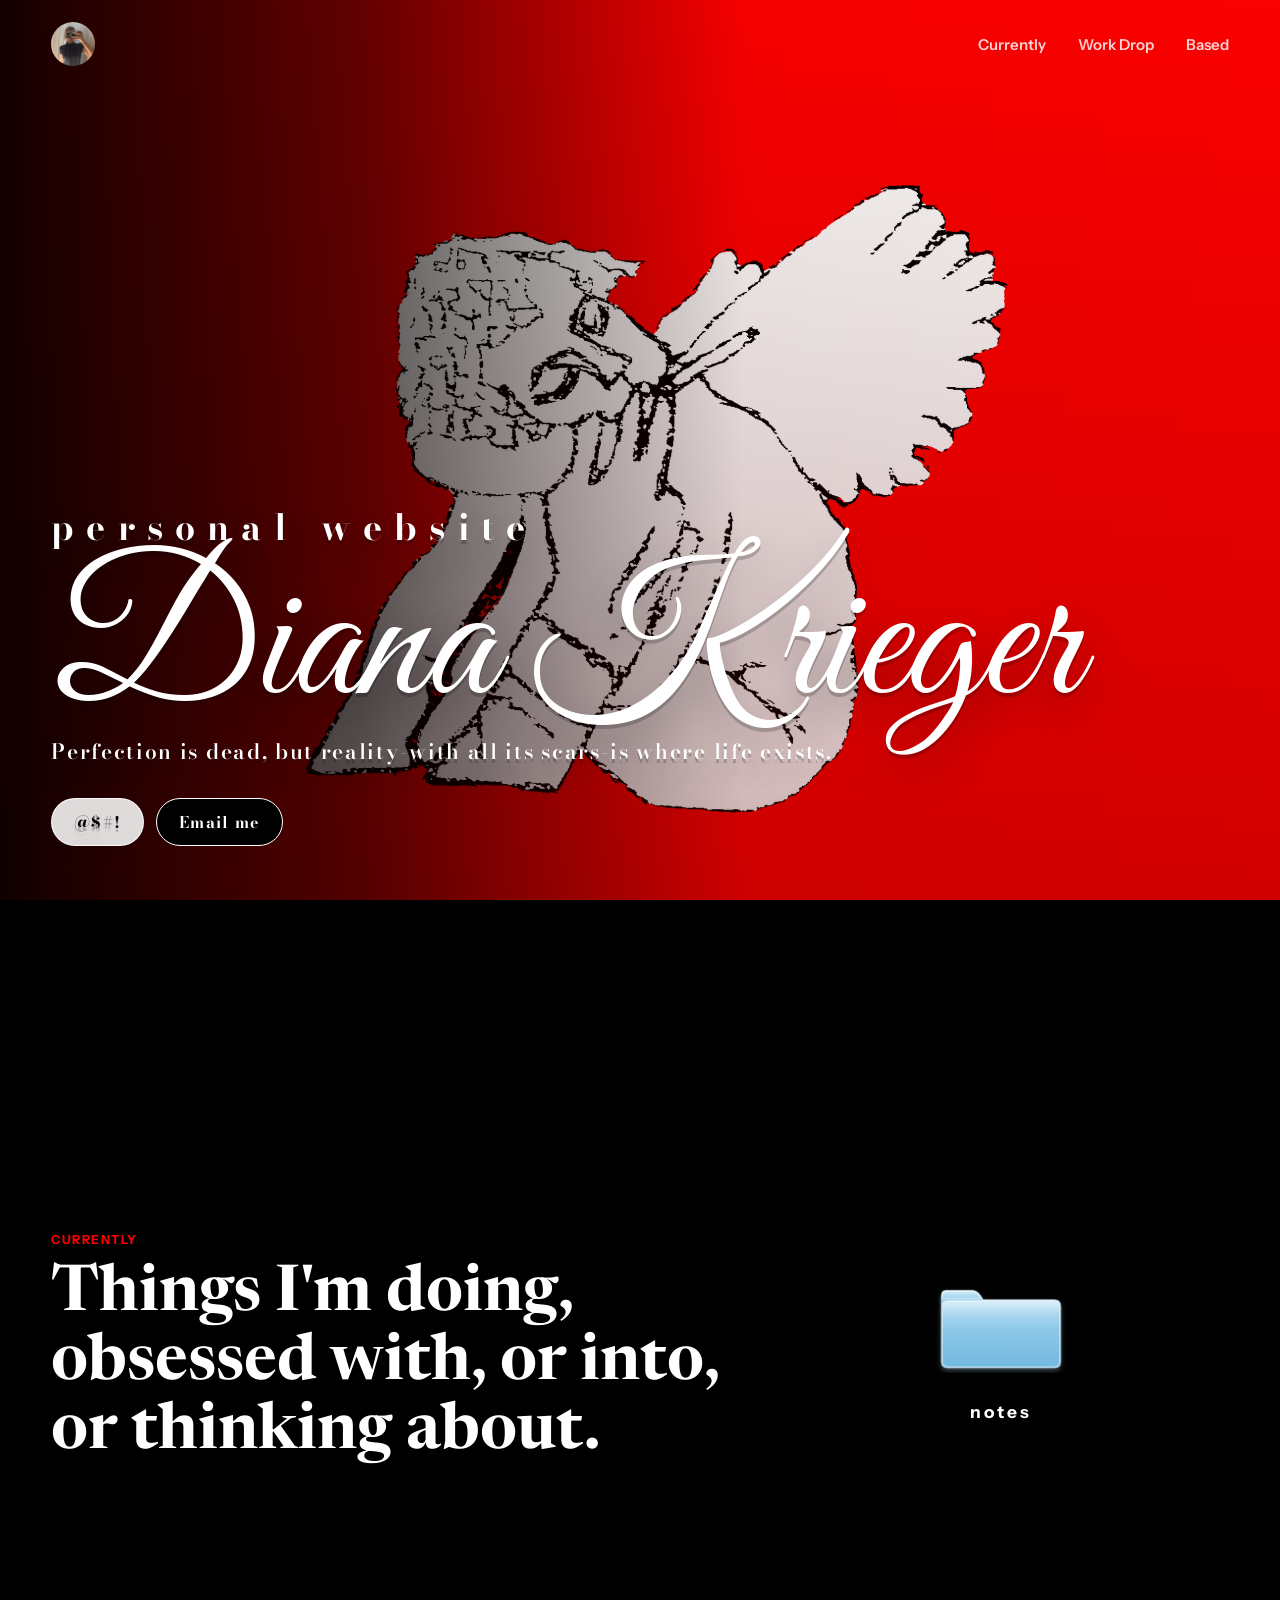
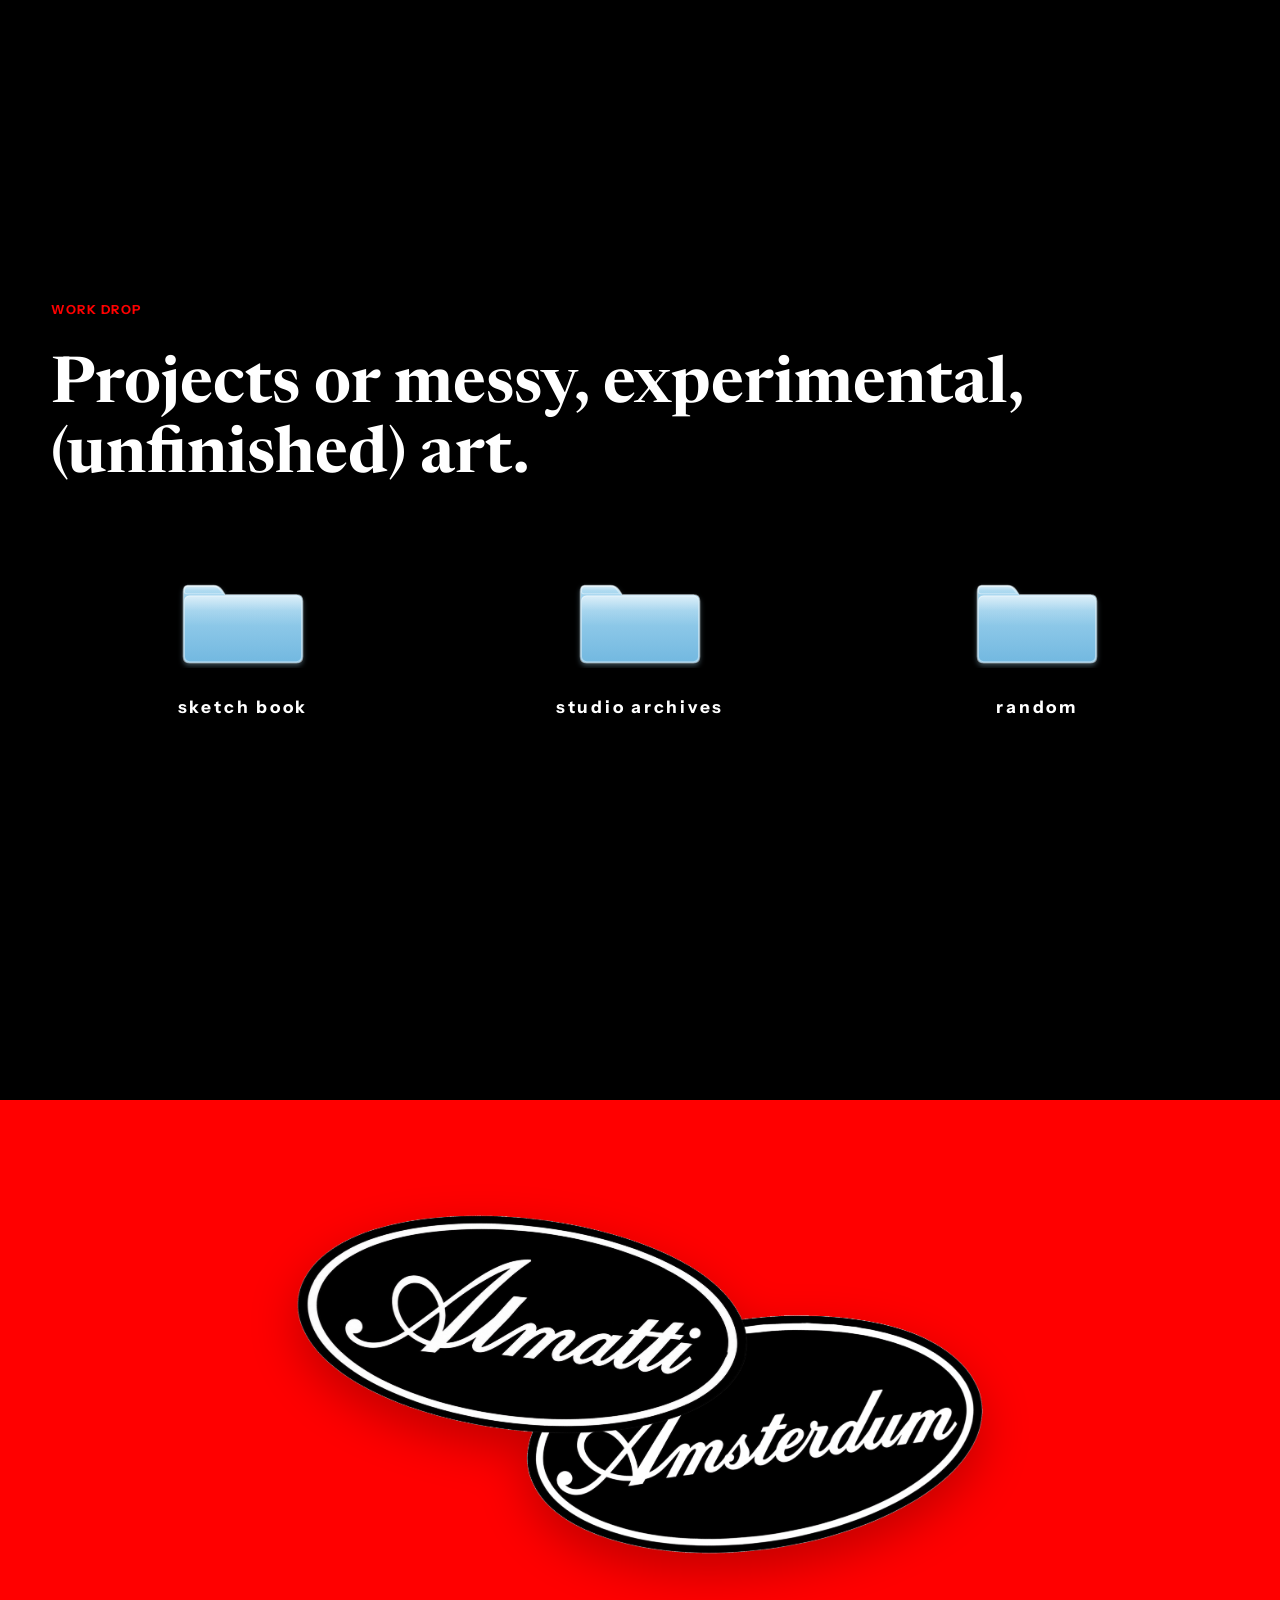
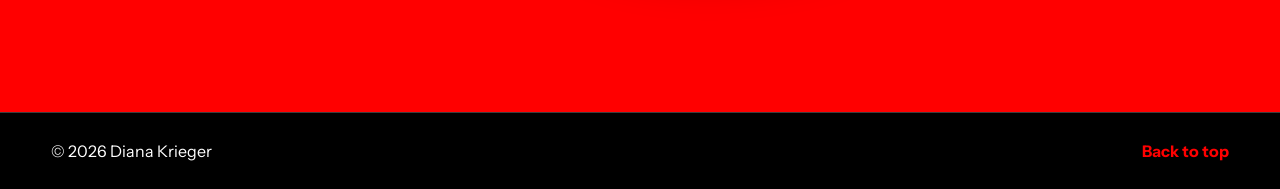
<file: index.html>
<!doctype html>
<html lang="en">
  <head>
    <meta charset="UTF-8" />
    <meta name="viewport" content="width=device-width, initial-scale=1.0" />
    <meta name="color-scheme" content="only light" />
    <meta
      name="description"
      content="Personal website for Diana Krieger, featuring selected work, notes, and contact details."
    />
    <title>Diana Krieger</title>
    <link rel="preconnect" href="https://fonts.googleapis.com" />
    <link rel="preconnect" href="https://fonts.gstatic.com" crossorigin />
    <link
      href="https://fonts.googleapis.com/css2?family=Bodoni+Moda:opsz,wght@6..96,600;6..96,700&family=Great+Vibes&family=Instrument+Sans:wght@400;500;600;700;800;900&family=Newsreader:opsz,wght@6..72,500;6..72,650&display=swap"
      rel="stylesheet"
    />
    <link rel="stylesheet" href="styles.css?v=20260829-fixed-colors" />
  </head>
  <body>
    <header class="site-header" data-header>
      <a class="brand" href="#top" aria-label="Diana Krieger home">D.</a>
      <nav class="site-nav" aria-label="Primary navigation">
        <a href="#currently">Currently</a>
        <a href="#work">Work Drop</a>
        <a href="#contact">Based</a>
      </nav>
    </header>

    <main id="top">
      <section class="hero" aria-labelledby="hero-title">
        <picture class="hero-picture">
          <img
            class="hero-image"
            src="assets/hero-drawing-red-white.png"
            alt="Black and white line drawing centered on a red background."
          />
        </picture>
        <div class="hero-scrim"></div>
        <div class="hero-content">
          <p class="eyebrow">Personal website</p>
          <h1 id="hero-title">Diana Krieger</h1>
          <p class="hero-copy">
            Perfection is dead, but reality-with all its scars-is where life
            exists.
          </p>
          <div class="hero-actions">
            <a class="button primary" href="https://www.instagram.com/dkriegerr/">@$#!</a>
            <a class="button secondary" href="mailto:d.krieger.k+website@gmail.com">Email me</a>
          </div>
        </div>
      </section>

      <section class="intro" id="currently" aria-label="Introduction">
        <div>
          <p class="section-kicker">Currently</p>
          <h2>Things I'm doing, obsessed with, or into, or thinking about.</h2>
        </div>
        <a class="folder-project currently-folder" href="notes.html" aria-label="Open notes folder">
          <span class="folder-stack" aria-hidden="true">
            <span class="paper paper-one"></span>
            <span class="paper paper-two"></span>
            <span class="folder-body">
              <span class="folder-tab">LOG</span>
              <span class="folder-size">A5,</span>
              <span class="folder-title">NOTES<br />2026</span>
              <span class="scribble s1">IDEAS</span>
              <span class="scribble s2">MAPS</span>
              <span class="scribble s3">DRAFTS</span>
              <span class="tag-stroke t1"></span>
              <span class="tag-stroke t2"></span>
              <span class="tag-stroke t3"></span>
              <span class="tag-stroke t4"></span>
            </span>
          </span>
          <span class="folder-name">notes</span>
        </a>
      </section>

      <section class="section" id="work" aria-labelledby="work-title">
        <div class="section-heading">
          <p class="section-kicker">Work Drop</p>
          <h2 id="work-title">Projects or messy, experimental, (unfinished) art.</h2>
        </div>
        <div class="folder-grid">
          <a class="folder-project black-book" href="black-book.html" aria-label="Open sketch book project folder">
            <span class="folder-stack" aria-hidden="true">
              <span class="paper paper-one"></span>
              <span class="paper paper-two"></span>
              <span class="folder-body">
                <span class="folder-tab">PRO</span>
                <span class="folder-size">A4,</span>
                <span class="folder-title">SKETCH BOOK<br />2024</span>
                <span class="scribble s1">KRIEGER</span>
                <span class="scribble s2">NOTES</span>
                <span class="scribble s3">STUDIO</span>
                <span class="tag-stroke t1"></span>
                <span class="tag-stroke t2"></span>
                <span class="tag-stroke t3"></span>
                <span class="tag-stroke t4"></span>
              </span>
            </span>
            <span class="folder-name">sketch book</span>
          </a>

          <a class="folder-project studio-archive" href="studio-archive.html" aria-label="Open studio archives project folder">
            <span class="folder-stack" aria-hidden="true">
              <span class="paper paper-one"></span>
              <span class="paper paper-two"></span>
              <span class="folder-body">
                <span class="folder-tab">REF</span>
                <span class="folder-size">A3,</span>
                <span class="folder-title">ARCHIVE<br />2026</span>
                <span class="scribble s1">WORK</span>
                <span class="scribble s2">CUTS</span>
                <span class="scribble s3">SOURCE</span>
                <span class="tag-stroke t1"></span>
                <span class="tag-stroke t2"></span>
                <span class="tag-stroke t3"></span>
                <span class="tag-stroke t4"></span>
              </span>
            </span>
            <span class="folder-name">studio archives</span>
          </a>

          <a class="folder-project field-notes" href="field-notes.html" aria-label="Open random project folder">
            <span class="folder-stack" aria-hidden="true">
              <span class="paper paper-one"></span>
              <span class="paper paper-two"></span>
              <span class="folder-body">
                <span class="folder-tab">LOG</span>
                <span class="folder-size">A5,</span>
                <span class="folder-title">RANDOM<br />2025</span>
                <span class="scribble s1">IDEAS</span>
                <span class="scribble s2">MAPS</span>
                <span class="scribble s3">DRAFTS</span>
                <span class="tag-stroke t1"></span>
                <span class="tag-stroke t2"></span>
                <span class="tag-stroke t3"></span>
                <span class="tag-stroke t4"></span>
              </span>
            </span>
            <span class="folder-name">random</span>
          </a>
        </div>
      </section>

      <section class="contact" id="contact" aria-labelledby="contact-title">
        <div class="contact-stickers" aria-hidden="true">
          <img
            class="contact-sticker"
            src="assets/contact-stickers-combined-transparent.png"
            alt=""
          />
        </div>
      </section>
    </main>

    <footer class="site-footer">
      <p>&copy; <span data-year></span> Diana Krieger</p>
      <a href="#top">Back to top</a>
    </footer>

    <script src="script.js?v=20260828-desktop-nav-alignment-2"></script>
  </body>
</html>
</file>
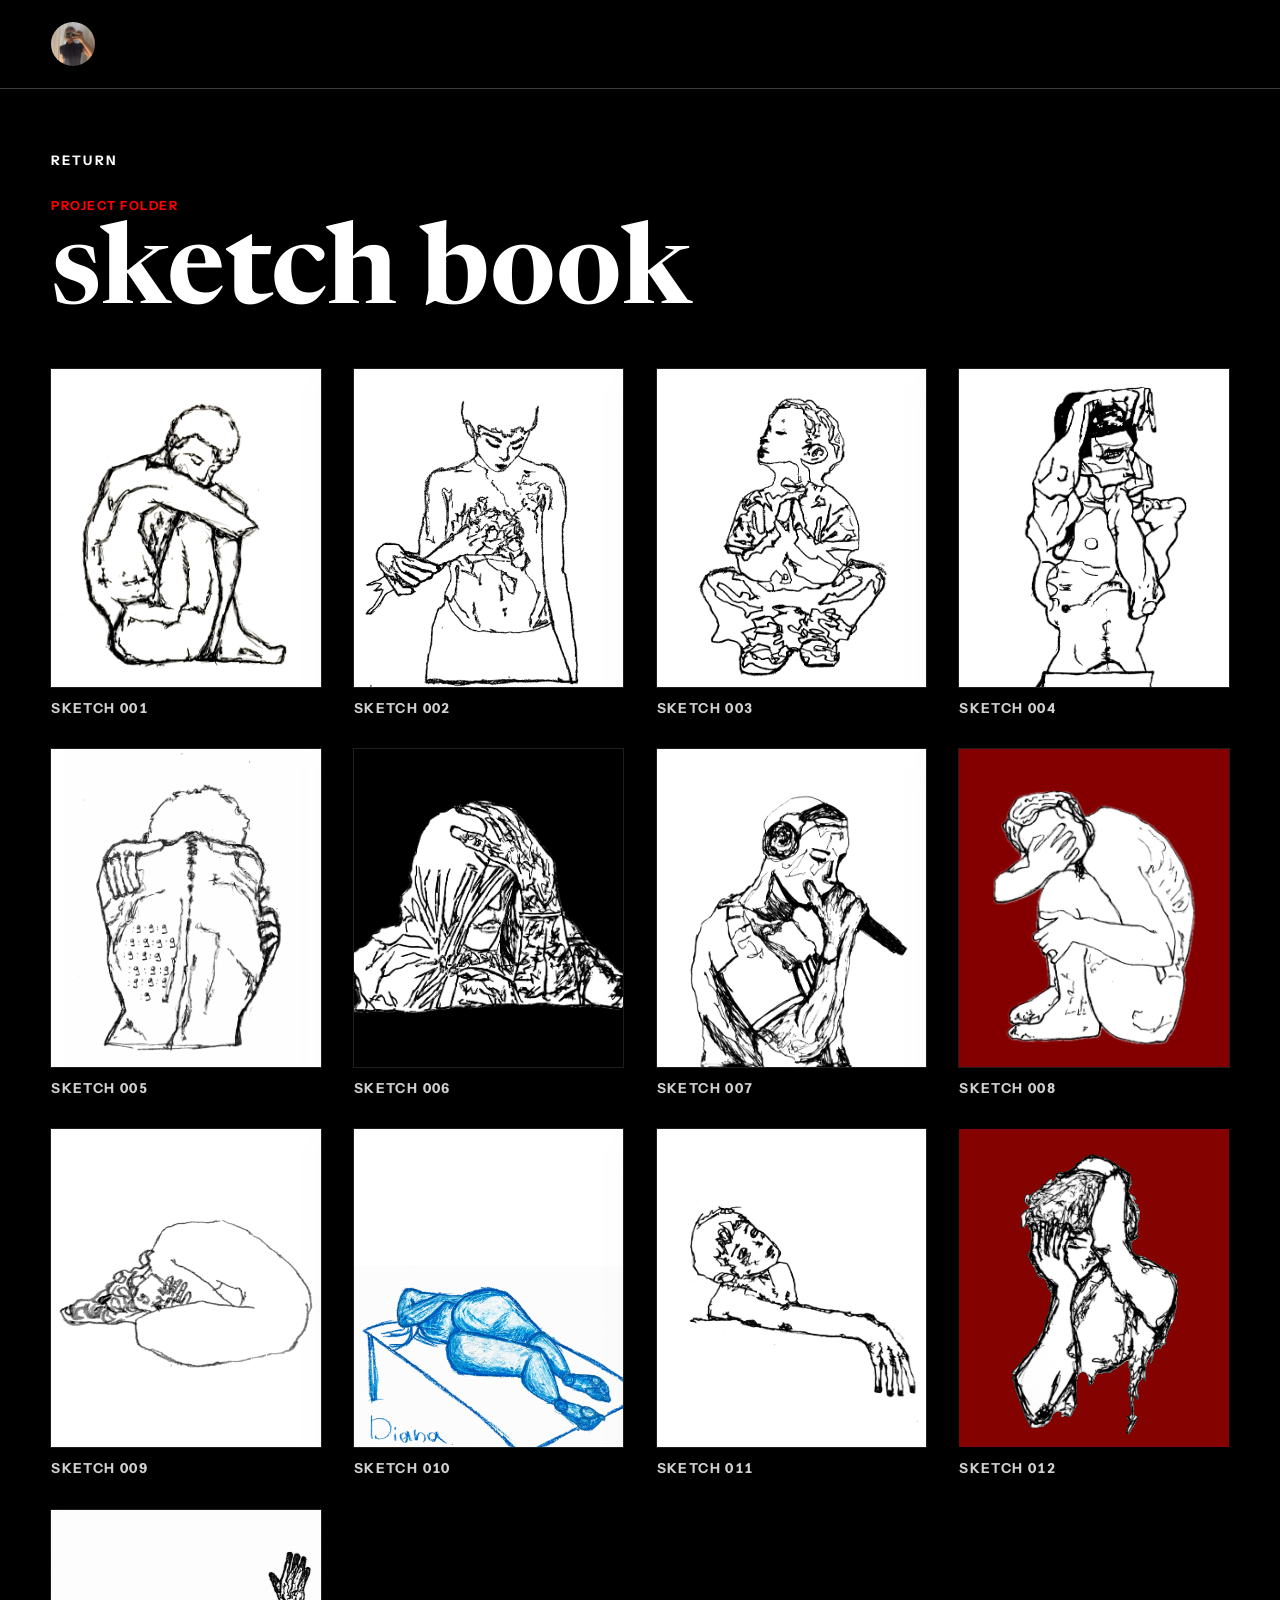
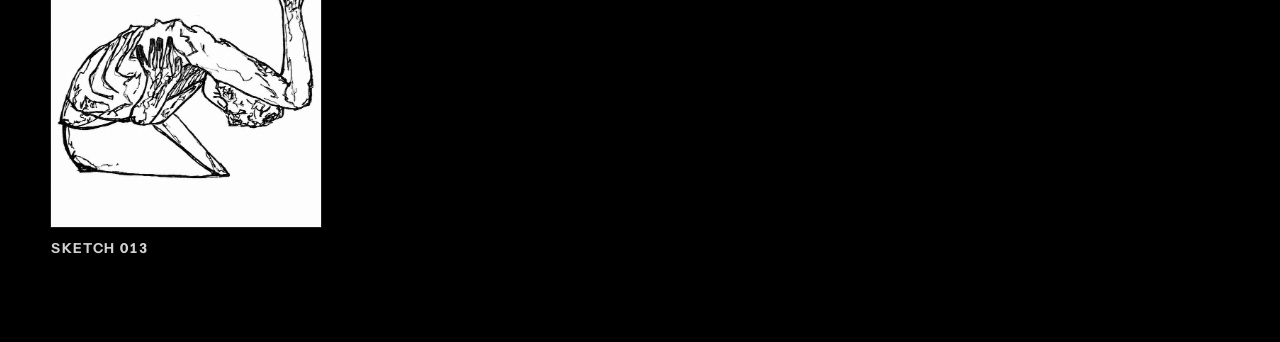
<file: black-book-all.html>
<!doctype html>
<html lang="en">
  <head>
    <meta charset="UTF-8" />
    <meta name="viewport" content="width=device-width, initial-scale=1.0" />
    <meta name="color-scheme" content="only light" />
    <title>sketch book view all | Diana Krieger</title>
    <link rel="preconnect" href="https://fonts.googleapis.com" />
    <link rel="preconnect" href="https://fonts.gstatic.com" crossorigin />
    <link
      href="https://fonts.googleapis.com/css2?family=Instrument+Sans:wght@400;500;600;700;800;900&family=Newsreader:opsz,wght@6..72,500;6..72,650&display=swap"
      rel="stylesheet"
    />
    <link rel="stylesheet" href="styles.css?v=20261105-sketch-labels-grey" />
  </head>
  <body class="archive-page sketch-book-page sketch-book-all-page">
    <svg width="0" height="0" aria-hidden="true" focusable="false">
      <filter id="sketch-12-red-key" color-interpolation-filters="sRGB">
        <feColorMatrix in="SourceGraphic" type="matrix" values="1 0 0 0 0  0 1 0 0 0  0 0 1 0 0  -1 1 0 0 1" />
        <feComponentTransfer result="keyed">
          <feFuncA type="discrete" tableValues="0 0 0 0 0 0 0 0 0 0 0 0 0 1 1 1 1 1 1 1" />
        </feComponentTransfer>
        <feComposite in="keyed" in2="SourceGraphic" operator="in" />
      </filter>
    </svg>
    <header class="site-header is-scrolled">
      <span class="brand" aria-label="Diana Krieger">D.</span>
      <nav class="site-nav" aria-label="Primary navigation">
        <a href="index.html#currently">Currently</a>
        <a href="index.html#work">Work Drop</a>
        <a href="index.html#contact">Based</a>
      </nav>
    </header>

    <main class="archive-main">
      <div class="archive-nav-row">
        <a class="back-link" href="black-book.html">Return</a>
      </div>
      <section class="archive-hero" aria-labelledby="archive-title">
        <p class="section-kicker">Project folder</p>
        <h1 id="archive-title">sketch book</h1>
      </section>

      <section class="studio-art-grid" aria-label="all sketch book artworks">
        <article class="studio-artwork mark-one">
          <span class="studio-piece">
            <img src="assets/sketch-01.png" alt="Sketch book artwork 01" />
          </span>
          <h2>sketch 001</h2>
        </article>
        <article class="studio-artwork mark-two">
          <span class="studio-piece">
            <img src="assets/sketch-02-clean.png" alt="Sketch book artwork 02" />
          </span>
          <h2>sketch 002</h2>
        </article>
        <article class="studio-artwork mark-three">
          <span class="studio-piece">
            <img src="assets/sketch-03-clean.png" alt="Sketch book artwork 03" />
          </span>
          <h2>sketch 003</h2>
        </article>
        <article class="studio-artwork mark-four">
          <span class="studio-piece">
            <img src="assets/sketch-07.jpg" alt="Sketch book artwork 04" />
          </span>
          <h2>sketch 004</h2>
        </article>
        <article class="studio-artwork mark-five">
          <span class="studio-piece">
            <img src="assets/sketch-05.png" alt="Sketch book artwork 05" />
          </span>
          <h2>sketch 005</h2>
        </article>
        <article class="studio-artwork mark-six">
          <span class="studio-piece">
            <img src="assets/sketch-06.jpg" alt="Sketch book artwork 06" />
          </span>
          <h2>sketch 006</h2>
        </article>
        <article class="studio-artwork mark-seven">
          <span class="studio-piece">
            <img src="assets/sketch-04.png" alt="Sketch book artwork 07" />
          </span>
          <h2>sketch 007</h2>
        </article>
        <article class="studio-artwork mark-eight">
          <span class="studio-piece">
            <img src="assets/sketch-08.jpg" alt="Sketch book artwork 08" />
          </span>
          <h2>sketch 008</h2>
        </article>
        <article class="studio-artwork mark-nine">
          <span class="studio-piece">
            <img src="assets/sketch-09-clean.png" alt="Sketch book artwork 09" />
          </span>
          <h2>sketch 009</h2>
        </article>
        <article class="studio-artwork mark-ten">
          <span class="studio-piece">
            <img src="assets/sketch-10-blue-figure.png" alt="Sketch book artwork 10" />
          </span>
          <h2>sketch 010</h2>
        </article>
        <article class="studio-artwork mark-eleven">
          <span class="studio-piece">
            <img src="assets/sketch-11.jpg" alt="Sketch book artwork 11" />
          </span>
          <h2>sketch 011</h2>
        </article>
        <article class="studio-artwork mark-twelve">
          <span class="studio-piece">
            <img src="assets/sketch-12.jpg" alt="Black-and-white figure drawing on a deep red background" width="1028" height="1447" loading="lazy" />
          </span>
          <h2>sketch 012</h2>
        </article>
        <article class="studio-artwork mark-thirteen">
          <span class="studio-piece">
            <img src="assets/sketch-13-v3.png" alt="Black ink figure drawing centered on a white sheet" width="1154" height="1363" loading="lazy" />
          </span>
          <h2>sketch 013</h2>
        </article>
      </section>
    </main>
    <script src="artwork-lock.js"></script>
  </body>
</html>
</file>
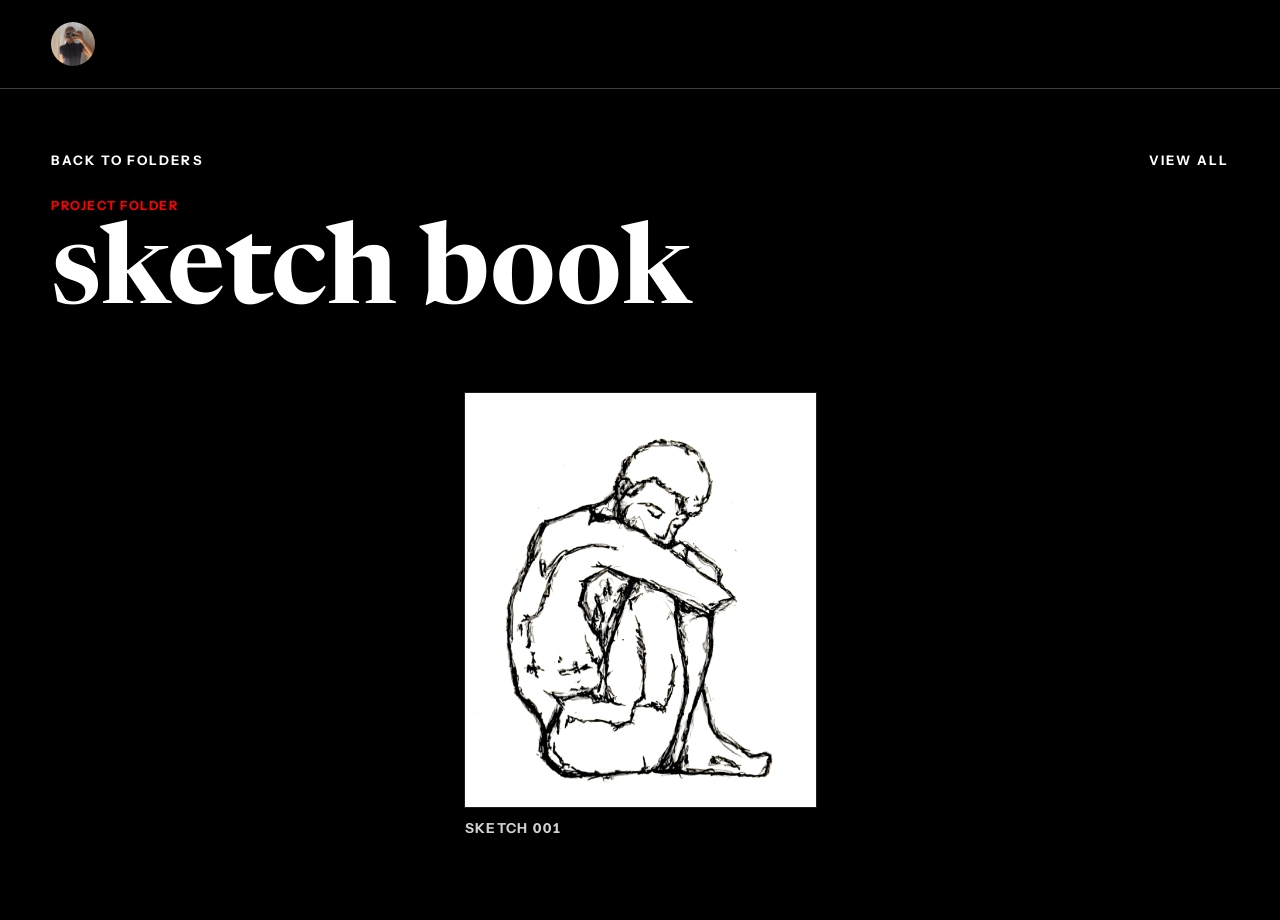
<file: black-book.html>
<!doctype html>
<html lang="en">
  <head>
    <meta charset="UTF-8" />
    <meta name="viewport" content="width=device-width, initial-scale=1.0" />
    <meta name="color-scheme" content="only light" />
    <title>sketch book | Diana Krieger</title>
    <link rel="preconnect" href="https://fonts.googleapis.com" />
    <link rel="preconnect" href="https://fonts.gstatic.com" crossorigin />
    <link
      href="https://fonts.googleapis.com/css2?family=Instrument+Sans:wght@400;500;600;700;800;900&family=Newsreader:opsz,wght@6..72,500;6..72,650&display=swap"
      rel="stylesheet"
    />
    <link rel="stylesheet" href="styles.css?v=20261105-sketch-labels-grey" />
  </head>
  <body class="archive-page sketch-book-page sketch-book-viewer-page">
    <svg width="0" height="0" aria-hidden="true" focusable="false">
      <filter id="sketch-12-red-key" color-interpolation-filters="sRGB">
        <feColorMatrix in="SourceGraphic" type="matrix" values="1 0 0 0 0  0 1 0 0 0  0 0 1 0 0  -1 1 0 0 1" />
        <feComponentTransfer result="keyed">
          <feFuncA type="discrete" tableValues="0 0 0 0 0 0 0 0 0 0 0 0 0 1 1 1 1 1 1 1" />
        </feComponentTransfer>
        <feComposite in="keyed" in2="SourceGraphic" operator="in" />
      </filter>
    </svg>
    <header class="site-header is-scrolled">
      <span class="brand" aria-label="Diana Krieger">D.</span>
      <nav class="site-nav" aria-label="Primary navigation">
        <a href="index.html#currently">Currently</a>
        <a href="index.html#work">Work Drop</a>
        <a href="index.html#contact">Based</a>
      </nav>
    </header>

    <main class="archive-main">
      <div class="archive-nav-row">
        <a class="back-link" href="index.html#work">Back to folders</a>
        <a class="back-link view-all-link" href="black-book-all.html">view all</a>
      </div>
      <section class="archive-hero" aria-labelledby="archive-title">
        <p class="section-kicker">Project folder</p>
        <h1 id="archive-title">sketch book</h1>
      </section>

      <section class="sketch-carousel" aria-label="sketch book artworks">
        <article class="studio-artwork sketch-slide mark-one">
          <span class="studio-piece">
            <img src="assets/sketch-01.png" alt="Sketch book artwork 01" />
          </span>
          <h2>sketch 001</h2>
        </article>
        <article class="studio-artwork sketch-slide mark-two">
          <span class="studio-piece">
            <img src="assets/sketch-02-clean.png" alt="Sketch book artwork 02" />
          </span>
          <h2>sketch 002</h2>
        </article>
        <article class="studio-artwork sketch-slide mark-three">
          <span class="studio-piece">
            <img src="assets/sketch-03-clean.png" alt="Sketch book artwork 03" />
          </span>
          <h2>sketch 003</h2>
        </article>
        <article class="studio-artwork sketch-slide mark-four">
          <span class="studio-piece">
            <img src="assets/sketch-07.jpg" alt="Sketch book artwork 04" />
          </span>
          <h2>sketch 004</h2>
        </article>
        <article class="studio-artwork sketch-slide mark-five">
          <span class="studio-piece">
            <img src="assets/sketch-05.png" alt="Sketch book artwork 05" />
          </span>
          <h2>sketch 005</h2>
        </article>
        <article class="studio-artwork sketch-slide mark-six">
          <span class="studio-piece">
            <img src="assets/sketch-06.jpg" alt="Sketch book artwork 06" />
          </span>
          <h2>sketch 006</h2>
        </article>
        <article class="studio-artwork sketch-slide mark-seven">
          <span class="studio-piece">
            <img src="assets/sketch-04.png" alt="Sketch book artwork 07" />
          </span>
          <h2>sketch 007</h2>
        </article>
        <article class="studio-artwork sketch-slide mark-eight">
          <span class="studio-piece">
            <img src="assets/sketch-08.jpg" alt="Sketch book artwork 08" />
          </span>
          <h2>sketch 008</h2>
        </article>
        <article class="studio-artwork sketch-slide mark-nine">
          <span class="studio-piece">
            <img src="assets/sketch-09-clean.png" alt="Sketch book artwork 09" />
          </span>
          <h2>sketch 009</h2>
        </article>
        <article class="studio-artwork sketch-slide mark-ten">
          <span class="studio-piece">
            <img src="assets/sketch-10-blue-figure.png" alt="Sketch book artwork 10" />
          </span>
          <h2>sketch 010</h2>
        </article>
        <article class="studio-artwork sketch-slide mark-eleven">
          <span class="studio-piece">
            <img src="assets/sketch-11.jpg" alt="Sketch book artwork 11" />
          </span>
          <h2>sketch 011</h2>
        </article>
        <article class="studio-artwork sketch-slide mark-twelve">
          <span class="studio-piece">
            <img src="assets/sketch-12.jpg" alt="Black-and-white figure drawing on a deep red background" width="1028" height="1447" />
          </span>
          <h2>sketch 012</h2>
        </article>
        <article class="studio-artwork sketch-slide mark-thirteen">
          <span class="studio-piece">
            <img src="assets/sketch-13-v3.png" alt="Black ink figure drawing centered on a white sheet" width="1154" height="1363" />
          </span>
          <h2>sketch 013</h2>
        </article>
      </section>
    </main>
    <script src="artwork-lock.js"></script>
  </body>
</html>
</file>
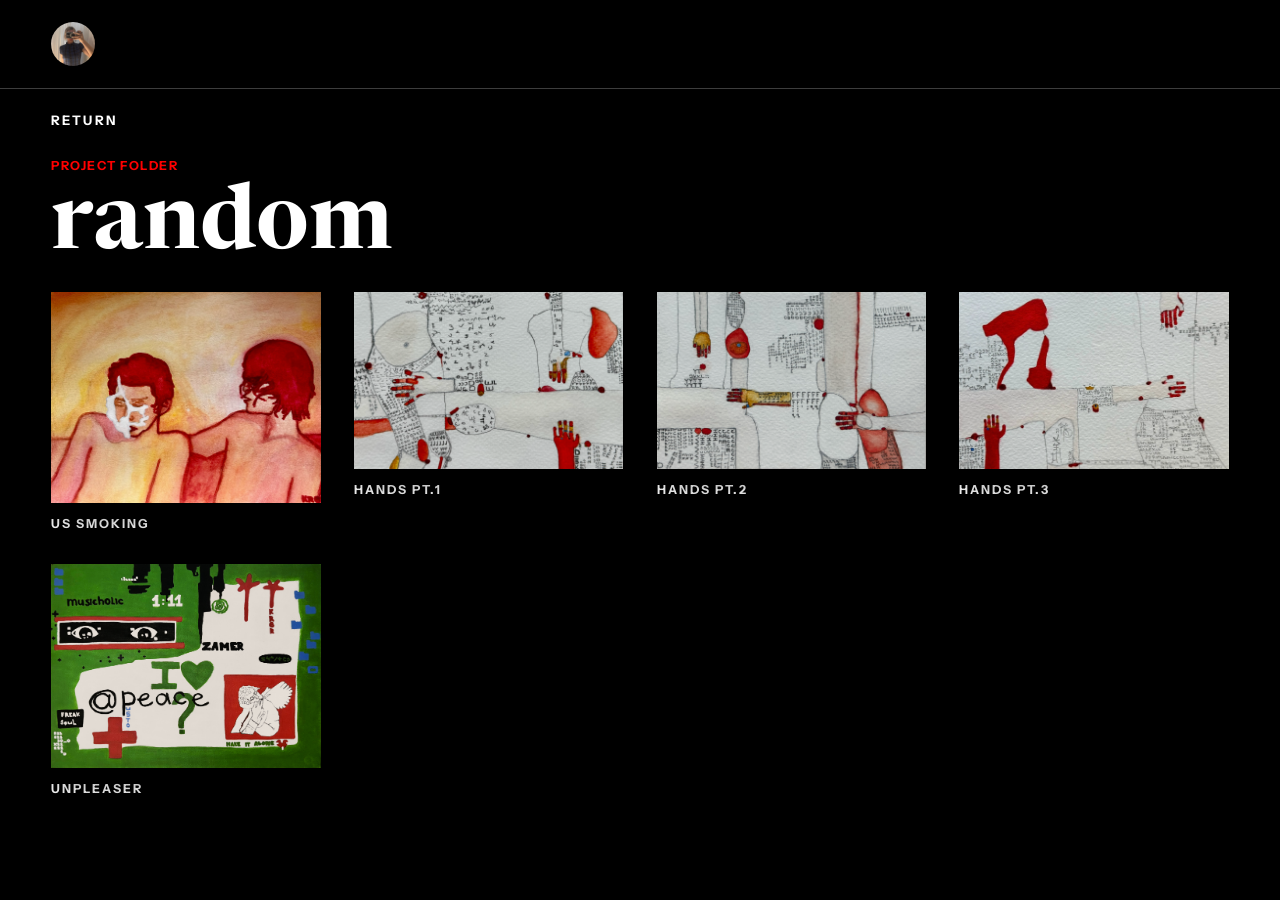
<file: field-notes-all.html>
<!doctype html>
<html lang="en">
  <head>
    <meta charset="UTF-8" />
    <meta name="viewport" content="width=device-width, initial-scale=1.0" />
    <meta name="color-scheme" content="only light" />
    <title>random view all | Diana Krieger</title>
    <link rel="preconnect" href="https://fonts.googleapis.com" />
    <link rel="preconnect" href="https://fonts.gstatic.com" crossorigin />
    <link
      href="https://fonts.googleapis.com/css2?family=Instrument+Sans:wght@400;500;600;700;800;900&family=Newsreader:opsz,wght@6..72,500;6..72,650&display=swap"
      rel="stylesheet"
    />
    <link rel="stylesheet" href="styles.css?v=20260919-random-noname-1-original-paint" />
  </head>
  <body class="archive-page field-notes-page sketch-book-all-page studio-archive-fixed-page">
    <header class="site-header is-scrolled">
      <span class="brand" aria-label="Diana Krieger">D.</span>
      <nav class="site-nav" aria-label="Primary navigation">
        <a href="index.html#currently">Currently</a>
        <a href="index.html#work">Work Drop</a>
        <a href="index.html#contact">Based</a>
      </nav>
    </header>

    <main class="archive-main">
      <div class="archive-nav-row">
        <a class="back-link" href="field-notes.html">Return</a>
      </div>
      <section class="archive-hero" aria-labelledby="archive-title">
        <p class="section-kicker">Project folder</p>
        <h1 id="archive-title">random</h1>
      </section>

      <section class="studio-art-grid" aria-label="all random pieces">
        <article class="studio-artwork mark-one">
          <span class="studio-piece">
            <img src="assets/random-01.png" alt="Random 01 artwork" />
          </span>
          <h2>US SMOKING</h2>
        </article>
        <article class="studio-artwork mark-two">
          <span class="studio-piece">
            <img src="assets/random-02.png" alt="Random 02 artwork" />
          </span>
          <h2>HANDS PT.1</h2>
        </article>
        <article class="studio-artwork mark-three">
          <span class="studio-piece">
            <img src="assets/random-03-balanced.png" alt="Random 03 artwork" />
          </span>
          <h2>HANDS PT.2</h2>
        </article>
        <article class="studio-artwork mark-four">
          <span class="studio-piece">
            <img src="assets/random-04-balanced.png" alt="Random 04 artwork" />
          </span>
          <h2>HANDS PT.3</h2>
        </article>
        <article class="studio-artwork mark-noname-one">
          <span class="studio-piece">
            <img src="assets/random-noname-1-final.jpg" alt="UNPLEASER artwork" width="2775" height="2109" />
          </span>
          <h2>UNPLEASER</h2>
        </article>
      </section>
    </main>
    <script src="artwork-lock.js"></script>
  </body>
</html>
</file>
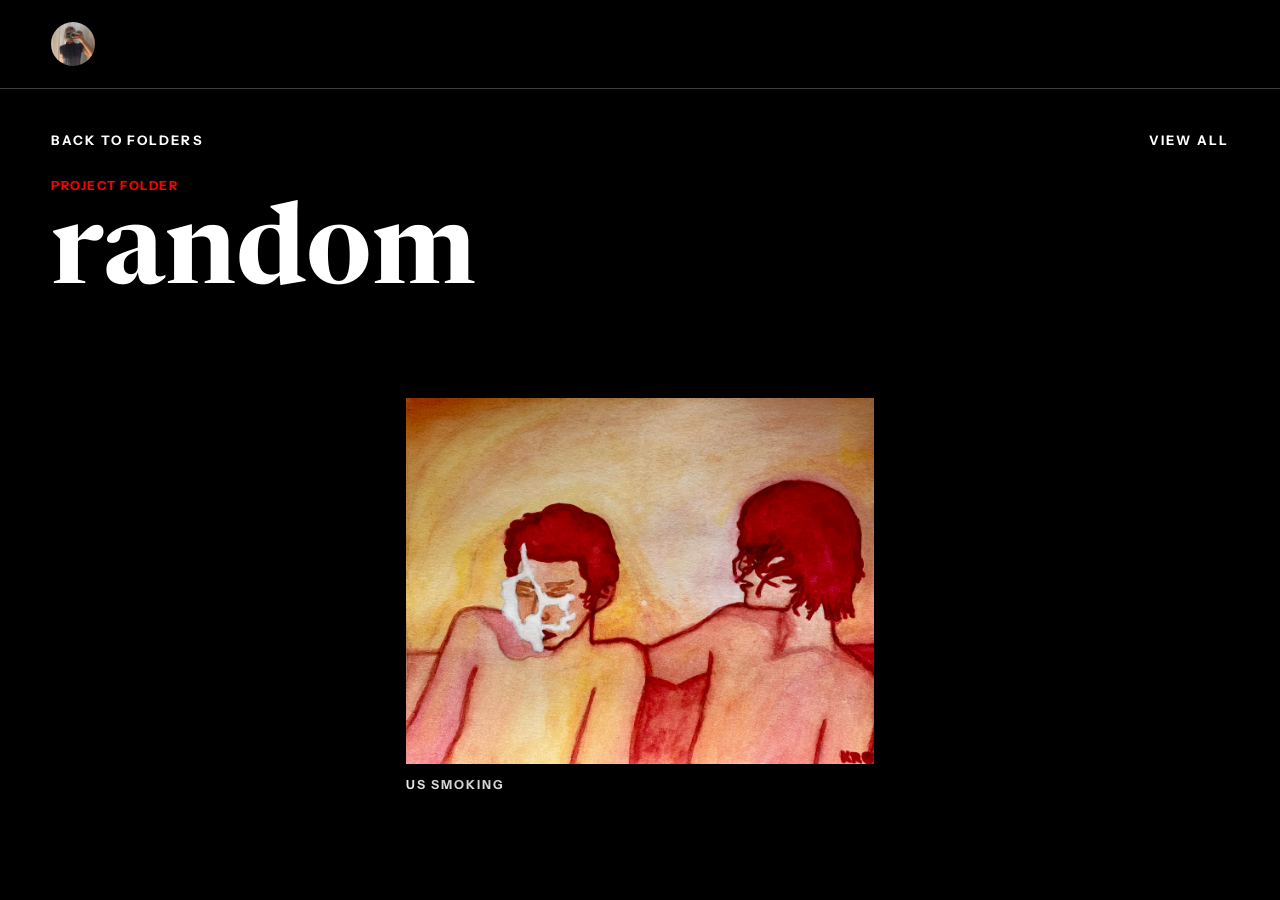
<file: field-notes.html>
<!doctype html>
<html lang="en">
  <head>
    <meta charset="UTF-8" />
    <meta name="viewport" content="width=device-width, initial-scale=1.0" />
    <meta name="color-scheme" content="only light" />
    <title>random | Diana Krieger</title>
    <link rel="preconnect" href="https://fonts.googleapis.com" />
    <link rel="preconnect" href="https://fonts.gstatic.com" crossorigin />
    <link
      href="https://fonts.googleapis.com/css2?family=Instrument+Sans:wght@400;500;600;700;800;900&family=Newsreader:opsz,wght@6..72,500;6..72,650&display=swap"
      rel="stylesheet"
    />
    <link rel="stylesheet" href="styles.css?v=20260919-random-noname-1-original-paint" />
  </head>
  <body class="archive-page field-notes-page sketch-book-viewer-page">
    <header class="site-header is-scrolled">
      <span class="brand" aria-label="Diana Krieger">D.</span>
      <nav class="site-nav" aria-label="Primary navigation">
        <a href="index.html#currently">Currently</a>
        <a href="index.html#work">Work Drop</a>
        <a href="index.html#contact">Based</a>
      </nav>
    </header>

    <main class="archive-main">
      <div class="archive-nav-row">
        <a class="back-link" href="index.html#work">Back to folders</a>
        <a class="back-link view-all-link" href="field-notes-all.html">view all</a>
      </div>
      <section class="archive-hero" aria-labelledby="archive-title">
        <p class="section-kicker">Project folder</p>
        <h1 id="archive-title">random</h1>
      </section>

      <section class="sketch-carousel" aria-label="random pieces">
        <article class="studio-artwork sketch-slide mark-one">
          <span class="studio-piece">
            <img src="assets/random-01.png" alt="Random 01 artwork" />
          </span>
          <h2>US SMOKING</h2>
        </article>
        <article class="studio-artwork sketch-slide mark-two">
          <span class="studio-piece">
            <img src="assets/random-02.png" alt="Random 02 artwork" />
          </span>
          <h2>HANDS PT.1</h2>
        </article>
        <article class="studio-artwork sketch-slide mark-three">
          <span class="studio-piece">
            <img src="assets/random-03-balanced.png" alt="Random 03 artwork" />
          </span>
          <h2>HANDS PT.2</h2>
        </article>
        <article class="studio-artwork sketch-slide mark-four">
          <span class="studio-piece">
            <img src="assets/random-04-balanced.png" alt="Random 04 artwork" />
          </span>
          <h2>HANDS PT.3</h2>
        </article>
        <article class="studio-artwork sketch-slide mark-noname-one">
          <span class="studio-piece">
            <img src="assets/random-noname-1-final.jpg" alt="UNPLEASER artwork" width="2775" height="2109" />
          </span>
          <h2>UNPLEASER</h2>
        </article>
      </section>
    </main>
    <script src="artwork-lock.js"></script>
  </body>
</html>
</file>
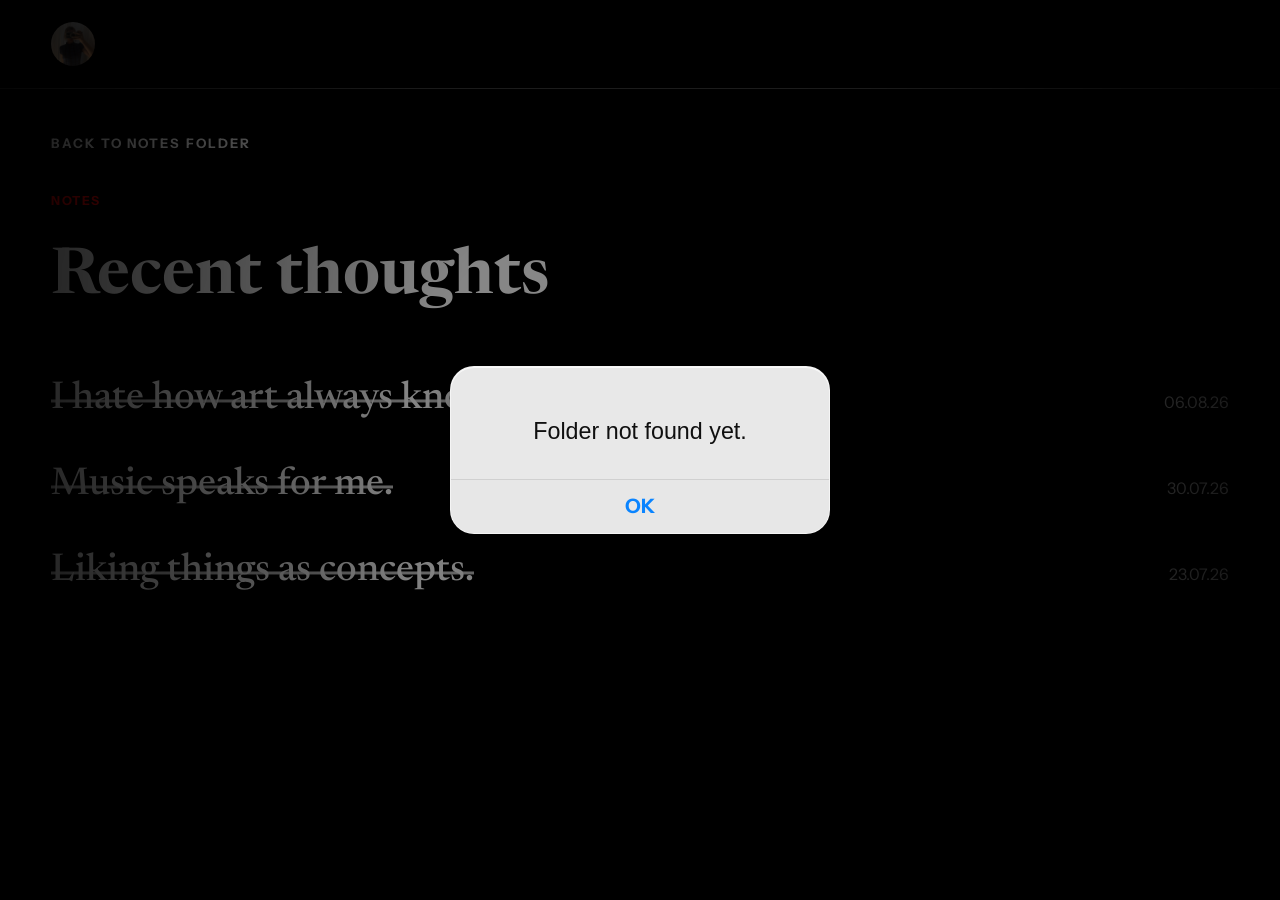
<file: notes.html>
<!doctype html>
<html lang="en">
  <head>
    <meta charset="UTF-8" />
    <meta name="viewport" content="width=device-width, initial-scale=1.0" />
    <meta name="color-scheme" content="only light" />
    <title>notes | Diana Krieger</title>
    <link rel="preconnect" href="https://fonts.googleapis.com" />
    <link rel="preconnect" href="https://fonts.gstatic.com" crossorigin />
    <link
      href="https://fonts.googleapis.com/css2?family=Instrument+Sans:wght@400;500;600;700;800;900&family=Newsreader:opsz,wght@6..72,500;6..72,650&display=swap"
      rel="stylesheet"
    />
    <link rel="stylesheet" href="styles.css?v=20260829-fixed-colors" />
  </head>
  <body class="archive-page notes-locked-page">
    <header class="site-header is-scrolled">
      <span class="brand" aria-label="Diana Krieger">D.</span>
      <nav class="site-nav" aria-label="Primary navigation">
        <a href="index.html#currently">Currently</a>
        <a href="index.html#work">Work Drop</a>
        <a href="index.html#contact">Based</a>
      </nav>
    </header>

    <main class="archive-main notes-main">
      <a class="back-link" href="index.html#currently">Back to notes folder</a>
      <section class="section notes-section" aria-labelledby="notes-title">
        <div class="section-heading">
          <p class="section-kicker">Notes</p>
          <h2 id="notes-title">Recent thoughts</h2>
        </div>
        <div class="notes-list">
          <div class="note-link">
            <span>I hate how art always knows.</span>
            <time datetime="2026-08-06">06.08.26</time>
          </div>
          <div class="note-link">
            <span>Music speaks for me.</span>
            <time datetime="2026-07-30">30.07.26</time>
          </div>
          <div class="note-link">
            <span>Liking things as concepts.</span>
            <time datetime="2026-07-23">23.07.26</time>
          </div>
        </div>
      </section>
    </main>
    <div class="notes-warning-overlay" role="presentation">
      <section
        class="notes-warning"
        role="alertdialog"
        aria-modal="true"
        aria-labelledby="notes-warning-title"
        aria-describedby="notes-warning-copy"
      >
        <div class="notes-warning-body">
          <h2 id="notes-warning-title">Folder not found yet.</h2>
          <p id="notes-warning-copy">Notes page preview is locked.</p>
        </div>
        <button class="notes-warning-ok" type="button" data-notes-warning-ok>OK</button>
      </section>
    </div>
    <script>
      const lockedContent = document.querySelectorAll("body > header, body > main");
      const okButton = document.querySelector("[data-notes-warning-ok]");

      lockedContent.forEach((element) => {
        element.inert = true;
      });

      okButton.focus();
      okButton.addEventListener("click", () => {
        window.location.href = "index.html#currently";
      });

      document.addEventListener("keydown", (event) => {
        if (event.key === "Escape") {
          event.preventDefault();
        }

        if (event.key === "Tab") {
          event.preventDefault();
          okButton.focus();
        }
      });
    </script>
  </body>
</html>
</file>
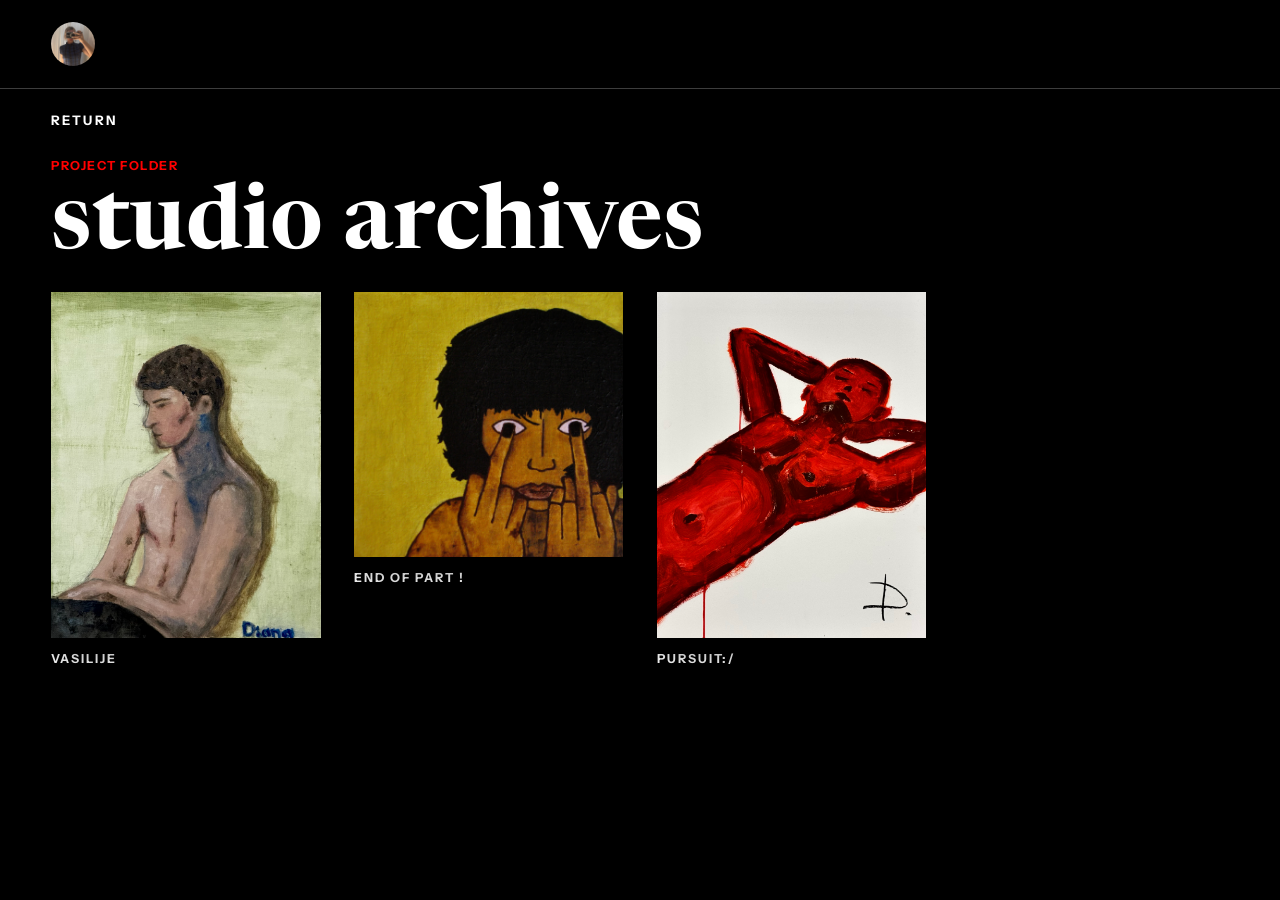
<file: studio-archive-all.html>
<!doctype html>
<html lang="en">
  <head>
    <meta charset="UTF-8" />
    <meta name="viewport" content="width=device-width, initial-scale=1.0" />
    <meta name="color-scheme" content="only light" />
    <title>studio archives view all | Diana Krieger</title>
    <link rel="preconnect" href="https://fonts.googleapis.com" />
    <link rel="preconnect" href="https://fonts.gstatic.com" crossorigin />
    <link
      href="https://fonts.googleapis.com/css2?family=Instrument+Sans:wght@400;500;600;700;800;900&family=Newsreader:opsz,wght@6..72,500;6..72,650&display=swap"
      rel="stylesheet"
    />
    <link rel="stylesheet" href="styles.css?v=20261108-studio-archive-03" />
  </head>
  <body class="archive-page studio-archive-page sketch-book-all-page studio-archive-fixed-page">
    <header class="site-header is-scrolled">
      <span class="brand" aria-label="Diana Krieger">D.</span>
      <nav class="site-nav" aria-label="Primary navigation">
        <a href="index.html#currently">Currently</a>
        <a href="index.html#work">Work Drop</a>
        <a href="index.html#contact">Based</a>
      </nav>
    </header>

    <main class="archive-main">
      <div class="archive-nav-row">
        <a class="back-link" href="studio-archive.html">Return</a>
      </div>
      <section class="archive-hero" aria-labelledby="archive-title">
        <p class="section-kicker">Project folder</p>
        <h1 id="archive-title">studio archives</h1>
      </section>

      <section class="studio-art-grid" aria-label="all studio archives artworks">
        <article class="studio-artwork mark-one">
          <span class="studio-piece">
            <img src="assets/studio-archive-01.png" alt="Studio archives artwork 01" />
          </span>
          <h2>Vasilije</h2>
        </article>
        <article class="studio-artwork mark-two">
          <span class="studio-piece">
            <img src="assets/studio-archive-02.jpg" alt="Studio archives artwork 02" />
          </span>
          <h2>END OF PART !</h2>
        </article>
        <article class="studio-artwork mark-three">
          <span class="studio-piece">
            <img src="assets/studio-archive-03.jpg" alt="Red figure painting on a white sheet" width="1851" height="2400" loading="lazy" />
          </span>
          <h2>PURSUIT:/</h2>
        </article>
      </section>
    </main>
    <script src="artwork-lock.js"></script>
  </body>
</html>
</file>
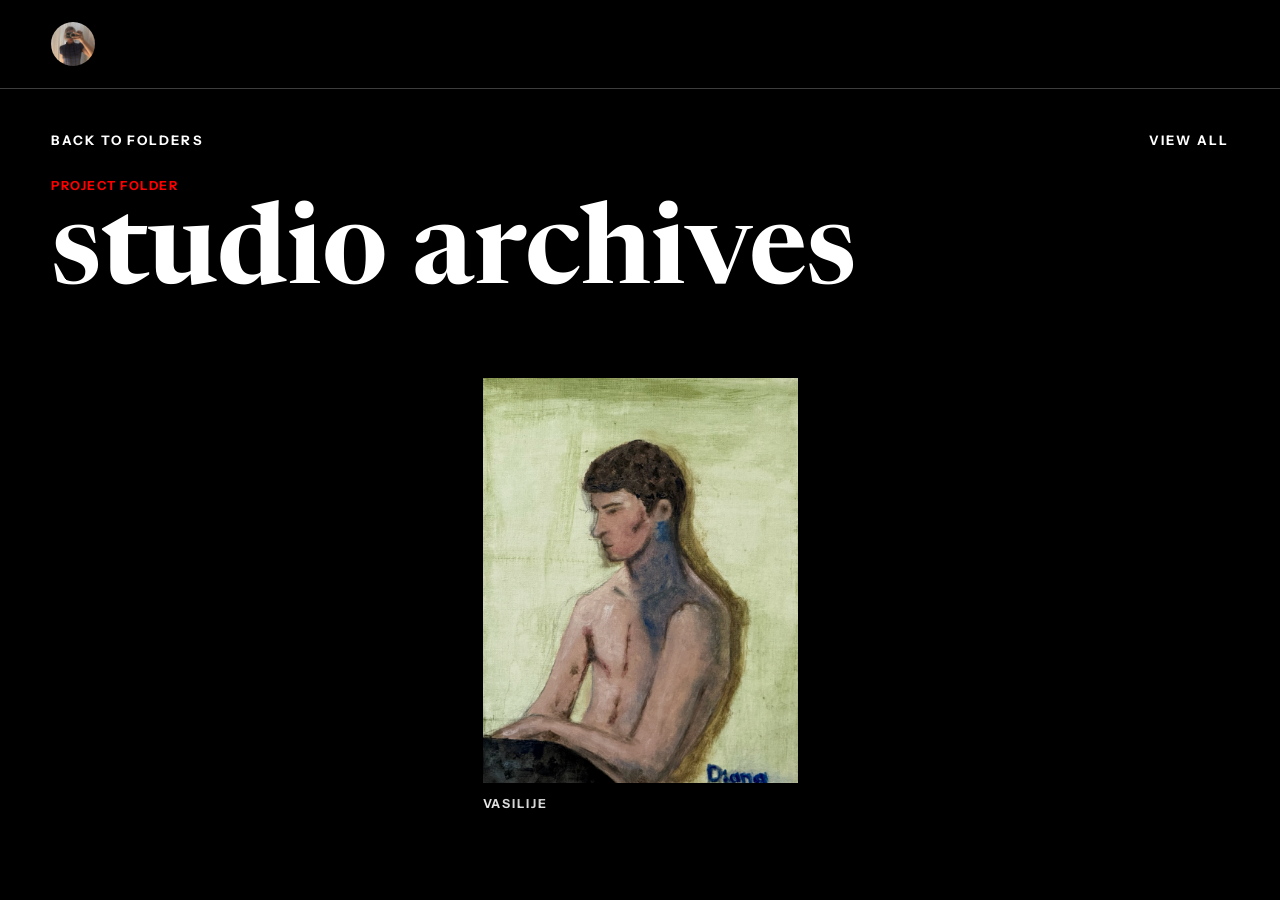
<file: studio-archive.html>
<!doctype html>
<html lang="en">
  <head>
    <meta charset="UTF-8" />
    <meta name="viewport" content="width=device-width, initial-scale=1.0" />
    <meta name="color-scheme" content="only light" />
    <title>studio archives | Diana Krieger</title>
    <link rel="preconnect" href="https://fonts.googleapis.com" />
    <link rel="preconnect" href="https://fonts.gstatic.com" crossorigin />
    <link
      href="https://fonts.googleapis.com/css2?family=Instrument+Sans:wght@400;500;600;700;800;900&family=Newsreader:opsz,wght@6..72,500;6..72,650&display=swap"
      rel="stylesheet"
    />
    <link rel="stylesheet" href="styles.css?v=20261108-studio-archive-03" />
  </head>
  <body class="archive-page studio-archive-page sketch-book-viewer-page">
    <header class="site-header is-scrolled">
      <span class="brand" aria-label="Diana Krieger">D.</span>
      <nav class="site-nav" aria-label="Primary navigation">
        <a href="index.html#currently">Currently</a>
        <a href="index.html#work">Work Drop</a>
        <a href="index.html#contact">Based</a>
      </nav>
    </header>

    <main class="archive-main">
      <div class="archive-nav-row">
        <a class="back-link" href="index.html#work">Back to folders</a>
        <a class="back-link view-all-link" href="studio-archive-all.html">view all</a>
      </div>
      <section class="archive-hero" aria-labelledby="archive-title">
        <p class="section-kicker">Project folder</p>
        <h1 id="archive-title">studio archives</h1>
      </section>

      <section class="sketch-carousel" aria-label="studio archives artworks">
        <article class="studio-artwork sketch-slide mark-one">
          <span class="studio-piece">
            <img src="assets/studio-archive-01.png" alt="Studio archives artwork 01" />
          </span>
          <h2>Vasilije</h2>
        </article>
        <article class="studio-artwork sketch-slide mark-two">
          <span class="studio-piece">
            <img src="assets/studio-archive-02.jpg" alt="Studio archives artwork 02" />
          </span>
          <h2>END OF PART !</h2>
        </article>
        <article class="studio-artwork sketch-slide mark-three">
          <span class="studio-piece">
            <img src="assets/studio-archive-03.jpg" alt="Red figure painting on a white sheet" width="1851" height="2400" loading="lazy" />
          </span>
          <h2>PURSUIT:/</h2>
        </article>
      </section>
    </main>
    <script src="artwork-lock.js"></script>
  </body>
</html>
</file>
<file: styles.css>
:root {
  --ink: #050505;
  --muted: #6b6060;
  --paper: #ffffff;
  --surface: #ffffff;
  --line: rgba(5, 5, 5, 0.14);
  --red: #d71920;
  --red-dark: #65080b;
  --red-soft: #ffd6d8;
  --cream: #ffffff;
  --shadow: 0 24px 60px rgba(5, 5, 5, 0.16);
  color-scheme: only light;
  font-family: "Instrument Sans", Arial, sans-serif;
}

* {
  box-sizing: border-box;
}

html {
  color-scheme: only light;
  scroll-behavior: smooth;
}

body {
  margin: 0;
  background: var(--paper);
  color: var(--ink);
}

a {
  color: inherit;
  text-decoration: none;
}

.site-header {
  align-items: center;
  display: flex;
  justify-content: space-between;
  left: 0;
  padding: 22px clamp(18px, 4vw, 56px);
  position: fixed;
  right: 0;
  top: 0;
  transition: background 180ms ease, box-shadow 180ms ease;
  z-index: 20;
}

.site-header.is-scrolled {
  background: rgba(255, 255, 255, 0.92);
  box-shadow: 0 1px 0 var(--line);
  backdrop-filter: blur(18px);
}

.brand {
  align-items: center;
  background: var(--ink);
  border-radius: 50%;
  color: var(--surface);
  display: inline-flex;
  font-weight: 700;
  height: 44px;
  justify-content: center;
  letter-spacing: 0;
  width: 44px;
}

.site-nav {
  align-items: center;
  display: flex;
  gap: clamp(16px, 3vw, 32px);
  font-size: 0.94rem;
  font-weight: 600;
}

.site-nav a {
  opacity: 0.82;
}

.site-nav a:active {
  opacity: 1;
}

@media (hover: hover) and (pointer: fine) {
  .site-nav a:hover {
    opacity: 1;
  }
}

.hero {
  align-items: end;
  display: grid;
  min-height: min(760px, 92vh);
  overflow: hidden;
  padding: 118px clamp(18px, 4vw, 56px) 58px;
  position: relative;
}

.hero-picture,
.hero-image,
.hero-scrim {
  height: 100%;
  inset: 0;
  position: absolute;
  width: 100%;
}

.hero-picture {
  display: block;
  overflow: hidden;
}

.hero-image {
  filter: grayscale(1) sepia(0.45) saturate(4) hue-rotate(315deg) brightness(0.82) contrast(1.22);
  object-fit: cover;
  object-position: center center;
}

.hero-scrim {
  background:
    linear-gradient(180deg, rgba(215, 25, 32, 0.12), rgba(101, 8, 11, 0.42) 62%, rgba(5, 5, 5, 0.68)),
    radial-gradient(circle at 50% 44%, rgba(255, 255, 255, 0.04) 0 18%, rgba(0, 0, 0, 0.2) 72%);
}

.hero-content {
  color: var(--surface);
  max-width: min(100%, 1220px);
  position: relative;
  text-align: left;
  text-shadow: 0 4px 0 rgba(5, 5, 5, 0.2), 0 18px 44px rgba(0, 0, 0, 0.32);
  z-index: 2;
}

.eyebrow,
.section-kicker {
  color: var(--red);
  font-size: 0.78rem;
  font-weight: 700;
  letter-spacing: 0.12em;
  margin: 0 0 14px;
  text-transform: uppercase;
}

.hero .eyebrow {
  color: rgba(255, 255, 255, 0.94);
  font-family: "Bodoni Moda", "Newsreader", Georgia, serif;
  font-size: clamp(1.1rem, 2.8vw, 2.8rem);
  font-weight: 700;
  letter-spacing: 0.34em;
  margin-bottom: clamp(12px, 2vw, 26px);
  text-transform: lowercase;
}

h1,
h2,
h3,
p {
  margin-top: 0;
}

h1,
h2 {
  font-family: "Newsreader", Georgia, serif;
  font-weight: 650;
  letter-spacing: 0;
}

h1 {
  font-size: clamp(4rem, 11vw, 9.6rem);
  line-height: 0.86;
  margin-bottom: 28px;
  max-width: 860px;
}

.hero h1 {
  color: #fff;
  font-family: "Great Vibes", "Newsreader", Georgia, serif;
  font-size: clamp(5.8rem, 15vw, 15rem);
  font-weight: 400;
  letter-spacing: 0;
  line-height: 0.72;
  margin: 0 0 18px;
  max-width: none;
}

h2 {
  font-size: clamp(2.2rem, 5vw, 5.1rem);
  line-height: 1.08;
  margin-bottom: 0;
}

h3 {
  font-size: 1.45rem;
  letter-spacing: 0;
  margin-bottom: 18px;
}

.hero-copy {
  color: rgba(255, 255, 255, 0.92);
  font-family: "Bodoni Moda", "Newsreader", Georgia, serif;
  font-size: clamp(1.02rem, 1.65vw, 1.48rem);
  font-weight: 600;
  letter-spacing: 0.08em;
  line-height: 1.5;
  margin: 0;
  max-width: none;
  white-space: nowrap;
}

.hero-actions,
.contact-links {
  display: flex;
  flex-wrap: wrap;
  gap: 12px;
  margin-top: 30px;
}

.hero-actions {
  justify-content: flex-start;
}

.button,
.contact-links a {
  align-items: center;
  border: 1px solid currentColor;
  border-radius: 999px;
  display: inline-flex;
  font-weight: 700;
  justify-content: center;
  min-height: 48px;
  padding: 0 22px;
}

.button.primary {
  background: var(--surface);
  border-color: var(--surface);
  color: var(--ink);
}

.button.secondary {
  color: var(--surface);
}

.hero .button {
  background: rgba(255, 255, 255, 0.14);
  backdrop-filter: blur(8px);
  border-color: rgba(255, 255, 255, 0.76);
  color: #fff;
  font-family: "Bodoni Moda", "Newsreader", Georgia, serif;
  font-weight: 700;
  letter-spacing: 0.08em;
}

.hero .button.primary {
  background: rgba(255, 255, 255, 0.86);
  border-color: rgba(255, 255, 255, 0.9);
  color: var(--ink);
}

.intro,
.section,
.contact {
  padding: clamp(72px, 10vw, 132px) clamp(18px, 4vw, 56px);
}

.intro {
  align-items: start;
  background: linear-gradient(180deg, var(--paper), var(--surface));
  display: grid;
  gap: 38px;
  grid-template-columns: minmax(0, 1.2fr) minmax(260px, 0.8fr);
}

.intro p:last-child,
.contact p {
  color: var(--muted);
  font-size: 1.08rem;
  line-height: 1.75;
}

.section-heading {
  display: grid;
  gap: 22px;
  margin-bottom: 44px;
  max-width: 940px;
}

#work .section-heading {
  max-width: 1180px;
}

.folder-grid {
  display: grid;
  gap: clamp(28px, 4vw, 56px);
  grid-template-columns: repeat(3, minmax(0, 1fr));
  margin-inline: auto;
  max-width: 1140px;
}

.folder-project {
  align-items: center;
  color: var(--ink);
  display: flex;
  flex-direction: column;
  min-height: 330px;
  padding: 22px 8px;
  text-align: center;
}

.folder-stack {
  display: block;
  height: 230px;
  margin-bottom: 28px;
  max-width: 330px;
  position: relative;
  transform: rotate(-2deg);
  transition: transform 180ms ease;
  width: 100%;
}

.folder-project:hover .folder-stack {
  transform: translateY(-7px) rotate(-2deg) scale(1.02);
}

.paper {
  background:
    radial-gradient(circle at 22% 38%, transparent 0 8px, rgba(23, 21, 19, 0.14) 9px 10px, transparent 11px),
    radial-gradient(circle at 70% 28%, transparent 0 10px, rgba(23, 21, 19, 0.12) 11px 12px, transparent 13px),
    repeating-linear-gradient(157deg, transparent 0 13px, rgba(23, 21, 19, 0.18) 14px 15px),
    repeating-linear-gradient(15deg, transparent 0 30px, rgba(23, 21, 19, 0.1) 31px 32px),
    #e9e7e2;
  border: 1px solid rgba(23, 21, 19, 0.35);
  border-radius: 5px 5px 2px 2px;
  box-shadow: 0 8px 18px rgba(23, 21, 19, 0.26);
  height: 88px;
  left: 56px;
  position: absolute;
  top: 8px;
  width: 190px;
}

.paper-one {
  transform: rotate(-8deg);
}

.paper-two {
  left: 108px;
  top: 18px;
  transform: rotate(7deg);
}

.folder-body {
  background:
    radial-gradient(circle at 18% 52%, rgba(255, 255, 255, 0.14) 0 1px, transparent 2px 100%),
    radial-gradient(circle at 82% 22%, rgba(255, 255, 255, 0.12) 0 1px, transparent 2px 100%),
    linear-gradient(145deg, rgba(255, 255, 255, 0.2), transparent 24%),
    linear-gradient(180deg, rgba(255, 255, 255, 0.09), rgba(0, 0, 0, 0.36)),
    #1d1c1c;
  border: 1px solid rgba(255, 255, 255, 0.18);
  border-radius: 21px 21px 8px 8px;
  bottom: 0;
  box-shadow:
    inset 0 2px 0 rgba(255, 255, 255, 0.26),
    inset 0 -22px 34px rgba(0, 0, 0, 0.34),
    0 22px 38px rgba(23, 21, 19, 0.38);
  color: rgba(255, 255, 255, 0.92);
  display: block;
  height: 168px;
  left: 50%;
  overflow: hidden;
  position: absolute;
  transform: translateX(-50%);
  width: min(300px, 92%);
}

.folder-body::after {
  background:
    repeating-linear-gradient(118deg, transparent 0 17px, rgba(255, 255, 255, 0.12) 18px 20px, transparent 21px 32px),
    repeating-linear-gradient(22deg, transparent 0 24px, rgba(0, 0, 0, 0.26) 25px 28px, transparent 29px 39px);
  content: "";
  inset: 0;
  opacity: 0.78;
  position: absolute;
}

.folder-tab {
  background: #0a0a0a;
  border-radius: 18px 18px 0 0;
  color: rgba(255, 255, 255, 0.82);
  font-size: 0.72rem;
  font-weight: 800;
  left: 8px;
  padding: 8px 20px 12px;
  position: absolute;
  top: -1px;
  z-index: 2;
}

.folder-size {
  color: rgba(255, 255, 255, 0.9);
  font-size: 2.25rem;
  font-weight: 900;
  left: 17px;
  position: absolute;
  top: 40px;
  z-index: 2;
}

.folder-title {
  color: rgba(255, 255, 255, 0.78);
  font-size: 0.86rem;
  font-weight: 900;
  left: 50%;
  line-height: 1.3;
  position: absolute;
  top: 76px;
  transform: translateX(-50%);
  z-index: 2;
}

.scribble {
  color: rgba(255, 255, 255, 0.78);
  font-family: "Instrument Sans", Arial, sans-serif;
  font-size: 1.35rem;
  font-style: italic;
  font-weight: 900;
  letter-spacing: 0;
  position: absolute;
  text-shadow:
    1px 0 0 rgba(255, 255, 255, 0.5),
    -1px 0 0 rgba(0, 0, 0, 0.65),
    0 2px 0 rgba(0, 0, 0, 0.55);
  text-transform: uppercase;
  z-index: 2;
}

.s1 {
  font-size: 1.8rem;
  left: 12px;
  top: 78px;
  transform: rotate(-18deg) skewX(-8deg);
}

.s2 {
  right: 9px;
  top: 43px;
  transform: rotate(13deg) skewX(-12deg);
}

.s3 {
  bottom: 15px;
  font-size: 1.65rem;
  left: 94px;
  transform: rotate(-8deg) skewX(-11deg);
}

.tag-stroke {
  background: rgba(255, 255, 255, 0.72);
  border-radius: 999px;
  box-shadow:
    0 0 0 1px rgba(0, 0, 0, 0.18),
    0 1px 0 rgba(0, 0, 0, 0.45);
  height: 3px;
  position: absolute;
  transform-origin: left center;
  z-index: 2;
}

.t1 {
  left: 20px;
  top: 122px;
  transform: rotate(-23deg);
  width: 112px;
}

.t2 {
  left: 33px;
  top: 138px;
  transform: rotate(-12deg);
  width: 86px;
}

.t3 {
  right: 18px;
  top: 92px;
  transform: rotate(21deg);
  width: 118px;
}

.t4 {
  right: 30px;
  top: 112px;
  transform: rotate(9deg);
  width: 74px;
}

.folder-name {
  color: rgba(23, 21, 19, 0.48);
  font-size: 0.92rem;
  font-weight: 800;
  letter-spacing: 0.26em;
  text-shadow: 0 1px 0 rgba(255, 250, 243, 0.45);
}

.field-notes .folder-body {
  background:
    radial-gradient(circle at 18% 52%, rgba(255, 255, 255, 0.14) 0 1px, transparent 2px 100%),
    radial-gradient(circle at 82% 22%, rgba(255, 255, 255, 0.12) 0 1px, transparent 2px 100%),
    linear-gradient(145deg, rgba(255, 255, 255, 0.18), transparent 24%),
    linear-gradient(180deg, rgba(255, 255, 255, 0.09), rgba(0, 0, 0, 0.36)),
    #252525;
}

.studio-archive .folder-body {
  background:
    radial-gradient(circle at 18% 52%, rgba(255, 255, 255, 0.14) 0 1px, transparent 2px 100%),
    radial-gradient(circle at 82% 22%, rgba(255, 255, 255, 0.12) 0 1px, transparent 2px 100%),
    linear-gradient(145deg, rgba(255, 255, 255, 0.18), transparent 24%),
    linear-gradient(180deg, rgba(255, 255, 255, 0.09), rgba(0, 0, 0, 0.36)),
    #191919;
}

.field-notes .folder-stack {
  transform: rotate(1deg);
}

.field-notes:hover .folder-stack {
  transform: translateY(-7px) rotate(1deg) scale(1.02);
}

.studio-archive .folder-stack {
  transform: rotate(-3deg);
}

.studio-archive:hover .folder-stack {
  transform: translateY(-7px) rotate(-3deg) scale(1.02);
}

.archive-page {
  background:
    radial-gradient(circle at 16% 8%, rgba(255, 255, 255, 0.08), transparent 22%),
    repeating-linear-gradient(115deg, transparent 0 34px, rgba(23, 21, 19, 0.08) 35px 36px),
    #10100f;
  color: var(--surface);
}

.archive-page .site-header.is-scrolled {
  background: rgba(16, 16, 15, 0.9);
  box-shadow: 0 1px 0 rgba(255, 255, 255, 0.12);
}

.archive-page .site-nav {
  color: var(--surface);
}

.archive-main {
  padding: 132px clamp(18px, 4vw, 56px) 86px;
}

.back-link {
  color: rgba(255, 250, 243, 0.62);
  display: inline-flex;
  font-size: 0.82rem;
  font-weight: 800;
  letter-spacing: 0.16em;
  margin-bottom: 42px;
  text-transform: uppercase;
}

.back-link:hover {
  color: var(--surface);
}

.archive-nav-row {
  align-items: center;
  display: flex;
  gap: 24px;
  justify-content: space-between;
  margin-bottom: 42px;
}

.archive-nav-row .back-link {
  margin-bottom: 0;
}

.view-all-link {
  color: #ff0000;
}

.archive-hero {
  margin-bottom: clamp(46px, 7vw, 84px);
  max-width: none;
}

.archive-hero h1 {
  color: var(--surface);
  font-size: clamp(2.9rem, 8.7vw, 8.5rem);
  line-height: 0.9;
  margin-bottom: 26px;
  white-space: nowrap;
}

.archive-hero p:last-child {
  color: rgba(255, 250, 243, 0.68);
  font-size: clamp(1.08rem, 2vw, 1.35rem);
  line-height: 1.6;
  max-width: 650px;
}

.archive-page .archive-hero {
  margin-bottom: clamp(24px, 4vw, 42px);
}

.archive-page .archive-hero h1 {
  margin-bottom: 0;
}

.artwork-grid {
  display: grid;
  gap: clamp(26px, 4vw, 52px);
  grid-template-columns: repeat(4, minmax(0, 1fr));
}

.artwork-file {
  align-items: center;
  color: var(--surface);
  display: flex;
  flex-direction: column;
  min-height: 282px;
  text-align: center;
}

.artwork-paper,
.artwork-cover {
  display: block;
  position: absolute;
}

.artwork-file {
  position: relative;
}

.artwork-file::before {
  content: "";
  display: block;
  height: 205px;
  width: 100%;
}

.artwork-paper {
  background:
    radial-gradient(circle at 18% 42%, transparent 0 8px, rgba(23, 21, 19, 0.22) 9px 10px, transparent 11px),
    repeating-linear-gradient(142deg, transparent 0 12px, rgba(23, 21, 19, 0.22) 13px 14px),
    #dbd8d2;
  border: 1px solid rgba(255, 255, 255, 0.12);
  border-radius: 4px;
  height: 82px;
  left: 50%;
  top: 7px;
  transform: translateX(-50%) rotate(7deg);
  width: min(154px, 58%);
}

.artwork-cover {
  background:
    repeating-linear-gradient(128deg, transparent 0 16px, rgba(255, 255, 255, 0.12) 17px 19px, transparent 20px 31px),
    repeating-linear-gradient(24deg, transparent 0 22px, rgba(0, 0, 0, 0.28) 23px 25px, transparent 26px 38px),
    linear-gradient(145deg, rgba(255, 255, 255, 0.18), transparent 26%),
    #202020;
  border: 1px solid rgba(255, 255, 255, 0.18);
  border-radius: 17px 17px 7px 7px;
  box-shadow:
    inset 0 2px 0 rgba(255, 255, 255, 0.2),
    0 18px 34px rgba(0, 0, 0, 0.34);
  height: 152px;
  left: 50%;
  overflow: hidden;
  top: 48px;
  transform: translateX(-50%) rotate(-2deg);
  transition: transform 180ms ease;
  width: min(230px, 86%);
}

.artwork-file:hover .artwork-cover {
  transform: translateX(-50%) translateY(-6px) rotate(-2deg);
}

.file-code {
  color: rgba(255, 255, 255, 0.84);
  font-size: 1.55rem;
  font-weight: 900;
  left: 16px;
  position: absolute;
  top: 17px;
}

.file-title {
  color: rgba(255, 255, 255, 0.72);
  font-size: 0.8rem;
  font-weight: 900;
  left: 50%;
  line-height: 1.25;
  position: absolute;
  top: 60px;
  transform: translateX(-50%);
}

.mini-tag {
  color: rgba(255, 255, 255, 0.76);
  font-size: 1.28rem;
  font-style: italic;
  font-weight: 900;
  position: absolute;
  text-shadow:
    1px 0 0 rgba(255, 255, 255, 0.42),
    -1px 0 0 rgba(0, 0, 0, 0.62);
}

.mt1 {
  bottom: 24px;
  left: 14px;
  transform: rotate(-17deg) skewX(-10deg);
}

.mt2 {
  right: 16px;
  top: 42px;
  transform: rotate(14deg) skewX(-8deg);
}

.artwork-cover::after {
  background:
    linear-gradient(18deg, transparent 44%, rgba(255, 255, 255, 0.72) 45% 47%, transparent 48%),
    linear-gradient(166deg, transparent 48%, rgba(255, 255, 255, 0.65) 49% 51%, transparent 52%);
  content: "";
  inset: 0;
  position: absolute;
}

.artwork-name {
  color: rgba(255, 250, 243, 0.48);
  font-size: 0.78rem;
  font-weight: 900;
  letter-spacing: 0.22em;
  margin-top: 18px;
}

.thought-board {
  display: grid;
  gap: clamp(22px, 3vw, 34px);
  grid-template-columns: minmax(0, 1.08fr) minmax(0, 0.92fr);
}

.thought-note {
  background:
    linear-gradient(90deg, rgba(23, 21, 19, 0.12) 1px, transparent 1px) 32px 0 / 32px 100%,
    repeating-linear-gradient(180deg, transparent 0 33px, rgba(23, 21, 19, 0.13) 34px 35px),
    radial-gradient(circle at 14% 18%, rgba(23, 21, 19, 0.12) 0 3px, transparent 4px),
    #e4e0d7;
  border: 1px solid rgba(255, 255, 255, 0.14);
  border-radius: 5px;
  box-shadow: 0 22px 44px rgba(0, 0, 0, 0.24);
  color: #171513;
  min-height: 260px;
  overflow: hidden;
  padding: clamp(26px, 4vw, 44px);
  position: relative;
  transform: rotate(-1deg);
}

.thought-note:nth-child(2) {
  transform: rotate(1.5deg);
}

.thought-note:nth-child(3) {
  grid-column: 1 / -1;
  min-height: 220px;
  transform: rotate(-0.4deg);
}

.thought-note::before,
.thought-note::after {
  content: "";
  pointer-events: none;
  position: absolute;
}

.thought-note::before {
  background:
    linear-gradient(21deg, transparent 45%, rgba(23, 21, 19, 0.52) 46% 48%, transparent 49%),
    linear-gradient(155deg, transparent 50%, rgba(23, 21, 19, 0.42) 51% 53%, transparent 54%);
  inset: 0;
  opacity: 0.52;
}

.thought-note::after {
  border: 2px solid rgba(23, 21, 19, 0.58);
  border-bottom-color: transparent;
  border-left-color: transparent;
  border-radius: 50%;
  height: 74px;
  right: 24px;
  top: 22px;
  transform: rotate(-18deg);
  width: 120px;
}

.thought-note.is-torn {
  clip-path: polygon(0 0, 100% 0, 98% 17%, 100% 31%, 97% 48%, 100% 66%, 98% 100%, 0 100%);
}

.thought-date,
.thought-tag {
  display: inline-block;
  font-size: 0.72rem;
  font-weight: 900;
  letter-spacing: 0.16em;
  position: relative;
  text-transform: uppercase;
  z-index: 1;
}

.thought-date {
  color: rgba(23, 21, 19, 0.58);
  margin-bottom: 22px;
}

.thought-note h2 {
  font-family: "Newsreader", Georgia, serif;
  font-size: clamp(2rem, 4vw, 4rem);
  line-height: 0.94;
  margin: 0 0 20px;
  max-width: 780px;
  position: relative;
  z-index: 1;
}

.thought-note p {
  color: rgba(23, 21, 19, 0.72);
  font-size: clamp(1rem, 1.8vw, 1.2rem);
  line-height: 1.65;
  margin: 0;
  max-width: 620px;
  position: relative;
  z-index: 1;
}

.thought-tag {
  bottom: 24px;
  color: rgba(23, 21, 19, 0.82);
  font-style: italic;
  position: absolute;
  right: 28px;
  transform: rotate(-9deg) skewX(-8deg);
}

.contact p {
  max-width: 700px;
}

.notes-section {
  padding-bottom: 70px;
}

.notes-list {
  border-top: 1px solid var(--line);
}

.note-link {
  align-items: center;
  border-bottom: 1px solid var(--line);
  display: flex;
  gap: 18px;
  justify-content: space-between;
  min-height: 86px;
  padding: 22px 0;
}

.note-link span {
  font-family: "Newsreader", Georgia, serif;
  font-size: clamp(1.45rem, 3vw, 2.6rem);
  font-weight: 500;
  position: relative;
}

.note-link span::after {
  background: currentColor;
  content: "";
  height: 0.08em;
  left: 0;
  opacity: 0.78;
  position: absolute;
  right: 0;
  top: 54%;
  transform: translateY(-50%);
}

.note-link time {
  color: var(--muted);
  white-space: nowrap;
}

.contact {
  background:
    linear-gradient(135deg, rgba(215, 25, 32, 0.24), var(--ink) 42%),
    var(--ink);
  color: var(--surface);
}

.contact .section-kicker,
.contact p {
  color: var(--red-soft);
}

.contact-links a:hover,
.button:hover {
  transform: translateY(-1px);
}

.site-footer {
  align-items: center;
  background: var(--ink);
  border-top: 1px solid rgba(255, 250, 243, 0.2);
  color: var(--surface);
  display: flex;
  justify-content: space-between;
  padding: 28px clamp(18px, 4vw, 56px);
}

.site-footer p {
  margin: 0;
}

.site-footer a {
  color: var(--red-soft);
  font-weight: 700;
}

@media (max-width: 820px) {
  :root {
    --mobile-folder-spacing: clamp(38px, 8vw, 54px);
  }

  .site-header {
    padding: 16px 18px;
  }

  .site-nav {
    gap: 14px;
    font-size: 0.86rem;
  }

  .hero {
    min-height: 88svh;
    padding: 112px 18px 38px;
  }

  .hero-scrim {
    background:
      linear-gradient(180deg, rgba(215, 25, 32, 0.1), rgba(101, 8, 11, 0.38) 58%, rgba(5, 5, 5, 0.72)),
      radial-gradient(circle at 50% 42%, rgba(255, 255, 255, 0.08) 0 18%, rgba(0, 0, 0, 0.24) 76%);
  }

  .hero .eyebrow {
    letter-spacing: 0.22em;
  }

  .hero h1 {
    font-size: clamp(5rem, 20vw, 8.5rem);
  }

  .intro,
  .folder-grid {
    grid-template-columns: 1fr;
  }

  .folder-project {
    min-height: 300px;
  }

  .archive-main {
    padding-top: 112px;
  }

  .artwork-grid {
    grid-template-columns: repeat(2, minmax(0, 1fr));
  }

  .thought-board {
    grid-template-columns: 1fr;
  }

  .thought-note:nth-child(3) {
    grid-column: auto;
  }
}

@media (max-width: 560px) {
  .brand {
    height: 40px;
    width: 40px;
  }

  .site-nav {
    background: rgba(255, 255, 255, 0.94);
    border: 1px solid var(--line);
    border-radius: 999px;
    box-shadow: 0 10px 28px rgba(23, 21, 19, 0.12);
    color: var(--ink);
    gap: 10px;
    padding: 10px 12px;
  }

  .site-nav a {
    font-size: 0.8rem;
  }

  h1 {
    font-size: 4rem;
  }

  .hero h1 {
    font-size: clamp(4.5rem, 22vw, 7.2rem);
    line-height: 0.78;
  }

  .hero-copy {
    font-size: 0.98rem;
    letter-spacing: 0.04em;
    white-space: normal;
  }

  h2 {
    font-size: 2.35rem;
  }

  .note-link,
  .site-footer {
    align-items: flex-start;
    flex-direction: column;
  }

  .note-link time {
    white-space: normal;
  }

  .archive-hero h1 {
    font-size: clamp(2.7rem, 12vw, 4.2rem);
  }

  .artwork-grid {
    grid-template-columns: 1fr;
  }
}

/* Strict black / red / white palette */
body {
  background: #000;
  color: #fff;
}

.site-header.is-scrolled,
.archive-page .site-header.is-scrolled {
  background: rgba(0, 0, 0, 0.92);
  box-shadow: 0 1px 0 rgba(255, 255, 255, 0.24);
}

.brand {
  background-color: #ff0000;
  background-image: url("assets/diana-brand-icon-v8.png");
  background-position: center;
  background-repeat: no-repeat;
  background-size: cover;
  color: transparent;
  font-size: 0;
  overflow: hidden;
}

.site-nav,
.archive-page .site-nav {
  color: #fff;
}

.archive-page .site-nav {
  display: none;
}

.hero {
  background: #000;
}

.hero-image {
  filter: none;
  object-position: center center;
}

.hero-scrim {
  background:
    linear-gradient(90deg, rgba(0, 0, 0, 0.9), rgba(0, 0, 0, 0.64) 28%, rgba(0, 0, 0, 0.04) 54%, rgba(0, 0, 0, 0.2)),
    linear-gradient(0deg, rgba(0, 0, 0, 0.5), transparent 48%);
}

.eyebrow,
.section-kicker {
  color: #ff0000;
}

.hero .eyebrow,
.hero h1,
.hero-copy,
.archive-hero h1,
.archive-hero p:last-child,
.back-link,
.artwork-file,
.contact,
.site-footer {
  color: #fff;
}

.hero .button,
.button.primary,
.contact-links a {
  background: #ff0000;
  border-color: #ff0000;
  color: #fff;
}

.button.secondary {
  background: #000;
  border-color: #fff;
  color: #fff;
}

.intro,
.section,
.notes-section {
  background: #000;
  color: #fff;
}

.intro p:last-child,
.contact p,
.note-link time {
  color: rgba(255, 255, 255, 0.72);
}

.intro p:last-child {
  margin-top: 22px;
}

.folder-project,
.folder-name,
.note-link span {
  color: #fff;
}

.folder-body,
.field-notes .folder-body,
.studio-archive .folder-body,
.artwork-cover {
  background:
    repeating-linear-gradient(128deg, transparent 0 18px, rgba(255, 255, 255, 0.14) 19px 21px, transparent 22px 34px),
    linear-gradient(180deg, rgba(255, 255, 255, 0.08), rgba(0, 0, 0, 0.28)),
    #ff0000;
  border-color: rgba(255, 255, 255, 0.34);
}

.folder-tab {
  background: #000;
  color: #fff;
}

.paper,
.artwork-paper,
.thought-note {
  background:
    repeating-linear-gradient(180deg, transparent 0 33px, rgba(0, 0, 0, 0.12) 34px 35px),
    #fff;
  border-color: rgba(255, 255, 255, 0.5);
  color: #000;
}

.thought-date,
.thought-note h2,
.thought-note p,
.thought-tag {
  color: #000;
}

.thought-note::before {
  background:
    linear-gradient(21deg, transparent 45%, rgba(0, 0, 0, 0.52) 46% 48%, transparent 49%),
    linear-gradient(155deg, transparent 50%, rgba(0, 0, 0, 0.42) 51% 53%, transparent 54%);
}

.thought-note::after {
  border-color: #ff0000;
  border-bottom-color: transparent;
  border-left-color: transparent;
}

.archive-page {
  background: #000;
  color: #fff;
}

.site-footer a {
  color: #ff0000;
}

.contact {
  background: #ff0000;
  min-height: 68svh;
  overflow: hidden;
  position: relative;
}

.contact .section-kicker,
.contact p,
.contact-links a {
  color: #fff;
}

.contact-stickers {
  position: absolute;
  left: 50%;
  top: 35%;
  transform: translate(-50%, -50%);
  width: clamp(520px, 54vw, 960px);
}

.contact-sticker {
  display: block;
  filter: drop-shadow(0 18px 24px rgba(0, 0, 0, 0.24));
  height: auto;
  width: 100%;
}

.site-footer {
  background: #000;
  border-top-color: rgba(255, 255, 255, 0.24);
}

@media (max-width: 560px) {
  .site-nav {
    background: rgba(0, 0, 0, 0.92);
    border-color: rgba(255, 255, 255, 0.24);
    color: #fff;
  }
}

/* Clean blue folder icons */
.folder-project {
  min-height: 292px;
}

.folder-stack {
  height: 170px;
  margin-bottom: 24px;
  max-width: 250px;
  transform: none;
}

.folder-project:hover .folder-stack,
.field-notes:hover .folder-stack,
.studio-archive:hover .folder-stack {
  transform: translateY(-6px) scale(1.03);
}

.field-notes .folder-stack,
.studio-archive .folder-stack {
  transform: none;
}

.paper,
.paper-one,
.paper-two,
.folder-size,
.folder-title,
.scribble,
.tag-stroke {
  display: none;
}

.folder-body {
  background:
    linear-gradient(180deg, rgba(255, 255, 255, 0.86) 0 3px, rgba(255, 255, 255, 0.42) 4px, transparent 22px),
    linear-gradient(180deg, #62c9f5 0%, #40adde 100%);
  border: 2px solid rgba(255, 255, 255, 0.88);
  border-radius: 14px 14px 18px 18px;
  box-shadow:
    inset 0 20px 20px rgba(255, 255, 255, 0.16),
    inset 0 -1px 0 rgba(0, 0, 0, 0.12),
    0 16px 28px rgba(0, 0, 0, 0.32);
  height: 130px;
  left: 50%;
  overflow: visible;
  top: 40px;
  transform: translateX(-50%);
  width: 214px;
}

.field-notes .folder-body,
.studio-archive .folder-body {
  background:
    linear-gradient(180deg, rgba(255, 255, 255, 0.86) 0 3px, rgba(255, 255, 255, 0.42) 4px, transparent 22px),
    linear-gradient(180deg, #62c9f5 0%, #40adde 100%);
  border-color: rgba(255, 255, 255, 0.88);
}

.folder-body::before {
  background: #62c9f5;
  border-radius: 15px 15px 0 0;
  content: "";
  height: 46px;
  left: -2px;
  position: absolute;
  top: -42px;
  width: 78px;
  z-index: -1;
}

.folder-body::after {
  background:
    linear-gradient(180deg, rgba(255, 255, 255, 0.92) 0 3px, rgba(255, 255, 255, 0.4) 4px, transparent 22px),
    linear-gradient(180deg, #62c9f5 0%, #40adde 100%);
  border-radius: 13px 13px 17px 17px;
  content: "";
  inset: 0;
  opacity: 1;
  position: absolute;
}

.folder-tab {
  background: transparent;
  color: transparent;
  padding: 0;
}

.folder-name {
  color: #fff;
  letter-spacing: 0.18em;
  text-shadow: none;
}

.artwork-file::before {
  height: 170px;
}

.artwork-paper,
.file-code,
.file-title,
.mini-tag {
  display: none;
}

.artwork-cover {
  background:
    linear-gradient(180deg, rgba(255, 255, 255, 0.86) 0 3px, rgba(255, 255, 255, 0.42) 4px, transparent 18px),
    linear-gradient(180deg, #62c9f5 0%, #40adde 100%);
  border: 2px solid rgba(255, 255, 255, 0.88);
  border-radius: 12px 12px 15px 15px;
  box-shadow:
    inset 0 2px 0 rgba(255, 255, 255, 0.42),
    0 14px 24px rgba(0, 0, 0, 0.3);
  height: 106px;
  overflow: visible;
  top: 45px;
  transform: translateX(-50%);
  width: min(168px, 76%);
}

.artwork-cover::before {
  background: #62c9f5;
  border-radius: 12px 12px 0 0;
  content: "";
  height: 36px;
  left: -2px;
  position: absolute;
  top: -33px;
  width: 60px;
  z-index: -1;
}

.artwork-cover::after {
  background:
    linear-gradient(180deg, rgba(255, 255, 255, 0.92) 0 3px, rgba(255, 255, 255, 0.4) 4px, transparent 18px),
    linear-gradient(180deg, #62c9f5 0%, #40adde 100%);
  border-radius: 11px 11px 14px 14px;
  inset: 0;
}

.artwork-file:hover .artwork-cover {
  transform: translateX(-50%) translateY(-6px);
}

/* Compact folder icon correction */
.folder-project {
  min-height: 218px;
}

.folder-stack {
  height: 118px;
  margin-bottom: 20px;
  max-width: 150px;
}

.folder-body {
  background: url("assets/macos-folder.svg") center / contain no-repeat;
  border: 0;
  border-radius: 0;
  box-shadow: none;
  height: 92px;
  top: 18px;
  width: 134px;
}

.field-notes .folder-body,
.studio-archive .folder-body {
  background: url("assets/macos-folder.svg") center / contain no-repeat;
  border: 0;
}

.folder-body::before,
.folder-body::after {
  display: none;
}

.folder-name {
  font-size: 1.08rem;
  letter-spacing: 0.16em;
}

.artwork-file {
  min-height: 178px;
}

.artwork-file::before {
  height: 124px;
}

.artwork-cover {
  background: url("assets/macos-folder.svg") center / contain no-repeat;
  border: 0;
  border-radius: 0;
  box-shadow: none;
  height: 92px;
  top: 20px;
  width: 134px;
}

.artwork-cover::before,
.artwork-cover::after {
  display: none;
}

/* Studio archive artworks */
.studio-art-grid {
  display: grid;
  gap: clamp(18px, 2.6vw, 34px);
  grid-template-columns: repeat(4, minmax(0, 1fr));
}

.studio-artwork {
  color: #fff;
}

.studio-piece {
  aspect-ratio: 1 / 1.18;
  background: #fff;
  border: 2px solid rgba(255, 255, 255, 0.82);
  box-shadow:
    inset 0 0 0 1px rgba(0, 0, 0, 0.08),
    0 16px 32px rgba(0, 0, 0, 0.42);
  display: block;
  overflow: hidden;
  position: relative;
}

.studio-piece img {
  display: block;
  height: 100%;
  object-fit: contain;
  pointer-events: none;
  user-select: none;
  -webkit-user-drag: none;
  width: 100%;
}

.studio-archive-page .mark-one .studio-piece {
  aspect-ratio: 1712 / 2200;
  border: 0;
}

.studio-archive-page .mark-one .studio-piece img {
  height: 100%;
  object-fit: cover;
  object-position: center center;
  transform: scale(1.006);
  transform-origin: center center;
  width: 100%;
}

.studio-archive-page .mark-two .studio-piece {
  aspect-ratio: 2340 / 2307;
  border: 0;
}

.studio-archive-page .mark-two .studio-piece img {
  height: 100%;
  object-fit: cover;
  object-position: center center;
  transform: scale(1.006);
  transform-origin: center center;
  width: 100%;
}

.studio-archive-page .mark-three .studio-piece {
  aspect-ratio: 1712 / 2200;
  background: #fff;
  border: 0;
}

.studio-archive-page .mark-three .studio-piece img {
  height: 100%;
  object-fit: cover;
  object-position: center center;
  width: 100%;
}

/* Prevent a white subpixel seam while the first-view artworks are painted. */
.studio-archive-page.sketch-book-viewer-page .studio-piece {
  background: #000;
}

.studio-archive-page.sketch-book-viewer-page .studio-piece img {
  height: calc(100% + 2px);
  inset: -1px;
  max-width: none;
  position: absolute;
  transform: none;
  width: calc(100% + 2px);
}

.studio-archive-fixed-page {
  height: 100svh;
  overflow: hidden;
}

.field-notes-page.studio-archive-fixed-page {
  height: auto;
  min-height: 100svh;
  overflow-x: hidden;
  overflow-y: auto;
}

.studio-archive-fixed-page .archive-main {
  box-sizing: border-box;
  height: 100svh;
  overflow: hidden;
  padding-bottom: 24px;
  padding-top: 112px;
}

.field-notes-page.studio-archive-fixed-page .archive-main {
  height: auto;
  min-height: 100svh;
  overflow: visible;
  padding-bottom: 86px;
}

.studio-archive-fixed-page .archive-nav-row {
  margin-bottom: 22px;
}

.studio-archive-fixed-page .archive-hero {
  margin-bottom: 24px;
}

.studio-archive-fixed-page .archive-hero h1 {
  font-size: clamp(4.5rem, 7vw, 7rem);
}

.studio-archive-fixed-page .studio-art-grid {
  gap: clamp(18px, 2.6vw, 34px);
  grid-template-columns: repeat(4, minmax(0, 1fr));
  justify-content: stretch;
}

.field-notes-page .studio-piece {
  aspect-ratio: 2727 / 2138;
  background: #000;
  border: 0;
}

.field-notes-page .mark-one .studio-piece {
  aspect-ratio: 2727 / 2138;
}

.field-notes-page .mark-two .studio-piece {
  aspect-ratio: 3483 / 2291;
}

.field-notes-page .mark-three .studio-piece {
  aspect-ratio: 3456 / 2270;
}

.field-notes-page .mark-four .studio-piece {
  aspect-ratio: 1179 / 774;
}

.field-notes-page .mark-noname-one .studio-piece {
  aspect-ratio: 2775 / 2109;
}

.field-notes-page .mark-five .studio-piece {
  aspect-ratio: 1531 / 1027;
}

.field-notes-page .mark-five .studio-piece img {
  filter: brightness(0.92) contrast(0.98);
}

.field-notes-page .studio-piece img {
  display: block;
  height: 100%;
  object-fit: contain;
  object-position: center center;
  width: 100%;
}

.sketch-book-page .studio-piece {
  background: #fff;
  border: 0;
  box-shadow:
    0 0 0 1px rgba(255, 255, 255, 0.12),
    0 18px 36px rgba(0, 0, 0, 0.56);
}

.sketch-book-page .studio-piece img {
  object-fit: cover;
}

.sketch-book-page .mark-four .studio-piece img,
.sketch-book-page .mark-seven .studio-piece img {
  object-fit: contain;
  object-position: center bottom;
}

.sketch-book-page .mark-four .studio-piece img {
  object-position: 44% bottom;
  transform: scale(1.08);
  transform-origin: center bottom;
}

.sketch-book-page .mark-seven .studio-piece img {
  object-position: 44% bottom;
  transform: scale(1.08);
  transform-origin: center bottom;
}

.sketch-book-page .mark-one .studio-piece img {
  object-fit: contain;
  object-position: center 44%;
  transform: translateX(2%) scale(1.22);
  transform-origin: center center;
}

.sketch-book-page .mark-two .studio-piece img {
  object-fit: contain;
  object-position: center bottom;
  transform: scale(1.035);
  transform-origin: center bottom;
}

.sketch-book-page .mark-three .studio-piece img {
  object-fit: contain;
  object-position: center 32%;
  transform: scale(1.19);
  transform-origin: center center;
}

.sketch-book-page .mark-five .studio-piece img {
  object-fit: contain;
  object-position: center 48%;
  transform: scale(1.02);
  transform-origin: center center;
}

.sketch-book-page .mark-six .studio-piece {
  background: #000;
}

.sketch-book-page .mark-six .studio-piece img {
  object-fit: contain;
  object-position: center center;
}

.sketch-book-page .mark-nine .studio-piece {
  aspect-ratio: 1 / 1.18;
  background: #fff;
}

.sketch-book-page .mark-nine .studio-piece img {
  object-fit: contain;
  object-position: center center;
}

.sketch-book-page .mark-ten .studio-piece {
  aspect-ratio: 1 / 1.18;
  background: #fff;
}

.sketch-book-page .mark-ten .studio-piece img {
  object-fit: contain;
  object-position: center center;
}

.sketch-book-page .mark-eleven .studio-piece img {
  object-fit: contain;
  object-position: center center;
  transform: translateX(-3%);
}

.sketch-book-page .mark-twelve .studio-piece {
  aspect-ratio: 1 / 1.18;
  background: #840200;
  box-shadow: none;
}

.sketch-book-page .mark-twelve .studio-piece img {
  filter: url("#sketch-12-red-key") grayscale(1);
  object-fit: contain;
  object-position: center center;
}

.sketch-book-page .mark-thirteen .studio-piece {
  aspect-ratio: 1 / 1.18;
  background: #fff;
}

.sketch-book-page .mark-thirteen .studio-piece img {
  object-fit: contain;
  object-position: center center;
  transform: translate(-1%, 2%) scale(1.52);
  transform-origin: center center;
}

.sketch-book-page .studio-artwork h2 {
  color: #d0d0d0 !important;
  filter: none;
  font-feature-settings: "tnum" 1;
  font-size: 0.86rem;
  font-weight: 900;
  font-variant-numeric: tabular-nums;
  letter-spacing: 0.1em;
  mix-blend-mode: normal;
  opacity: 1;
  position: relative;
  text-shadow: none;
  -webkit-font-smoothing: none;
  -webkit-text-stroke: 0;
  -webkit-text-fill-color: #d0d0d0;
}

.sketch-book-viewer-page {
  overflow: hidden;
}

.sketch-book-viewer-page .archive-main {
  box-sizing: border-box;
  display: flex;
  flex-direction: column;
  height: 100svh;
  overflow: hidden;
  padding-bottom: 22px;
}

.sketch-book-viewer-page .archive-nav-row {
  margin-bottom: clamp(20px, 2.4vw, 30px);
}

.sketch-book-all-page .archive-nav-row {
  margin-bottom: clamp(20px, 2.4vw, 30px);
}

.sketch-book-viewer-page .archive-hero {
  margin-bottom: clamp(16px, 2.4vw, 28px);
}

.sketch-carousel {
  align-items: center;
  display: flex;
  flex: 1;
  gap: clamp(28px, 6vw, 96px);
  margin-inline: calc(clamp(18px, 4vw, 56px) * -1);
  overflow-x: auto;
  overflow-y: hidden;
  overscroll-behavior-inline: contain;
  padding: 0 clamp(18px, 4vw, 56px) 24px;
  scroll-padding-inline: clamp(18px, 4vw, 56px);
  scroll-snap-type: x mandatory;
}

.sketch-carousel .sketch-slide {
  align-items: center;
  display: flex;
  flex: 0 0 100%;
  flex-direction: column;
  scroll-snap-align: center;
}

.sketch-carousel .studio-piece {
  width: min(46vw, 39svh, 520px);
}

.sketch-carousel .studio-artwork h2 {
  width: min(46vw, 39svh, 520px);
}

.field-notes-page.sketch-book-viewer-page .sketch-carousel .studio-piece,
.field-notes-page.sketch-book-viewer-page .sketch-carousel .studio-artwork h2 {
  width: min(64vw, 52svh, 820px);
}

.studio-archive-page.sketch-book-viewer-page .sketch-carousel .studio-piece,
.studio-archive-page.sketch-book-viewer-page .sketch-carousel .studio-artwork h2 {
  width: min(42vw, 35svh, 480px);
}

.sketch-carousel::-webkit-scrollbar {
  height: 8px;
}

.sketch-carousel::-webkit-scrollbar-track {
  background: rgba(255, 255, 255, 0.08);
}

.sketch-carousel::-webkit-scrollbar-thumb {
  background: rgba(255, 255, 255, 0.32);
  border-radius: 999px;
}

.studio-piece::before,
.studio-piece::after {
  display: none;
}

.studio-artwork h2 {
  color: #fff;
  font-family: "Instrument Sans", Arial, sans-serif;
  font-size: 0.78rem;
  font-weight: 900;
  letter-spacing: 0.16em;
  margin: 14px 0 0;
  text-transform: uppercase;
}

@media (max-width: 820px) {
  .studio-archive-page.studio-archive-fixed-page {
    height: auto;
    min-height: 100svh;
    overflow-x: hidden;
    overflow-y: auto;
  }

  .studio-archive-page.studio-archive-fixed-page .archive-main {
    height: auto;
    min-height: 100svh;
    overflow: visible;
    padding-bottom: 86px;
  }

  .sketch-carousel .studio-piece,
  .sketch-carousel .studio-artwork h2 {
    width: min(68vw, 44svh, 420px);
  }

  .field-notes-page.sketch-book-viewer-page .sketch-carousel .studio-piece,
  .field-notes-page.sketch-book-viewer-page .sketch-carousel .studio-artwork h2 {
    width: min(86vw, 44svh, 640px);
  }

  .studio-archive-page.sketch-book-viewer-page .sketch-carousel .studio-piece,
  .studio-archive-page.sketch-book-viewer-page .sketch-carousel .studio-artwork h2 {
    width: min(62vw, 42svh, 380px);
  }

  .studio-art-grid {
    grid-template-columns: repeat(2, minmax(0, 1fr));
  }

  .studio-archive-fixed-page .studio-art-grid {
    grid-template-columns: repeat(2, minmax(0, 1fr));
  }

  .studio-archive-fixed-page .archive-hero h1 {
    font-size: clamp(2.7rem, 12vw, 4.2rem);
  }
}

@media (max-width: 560px) {
  .studio-art-grid {
    grid-template-columns: repeat(2, minmax(0, 1fr));
  }

  .studio-archive-fixed-page .studio-art-grid {
    grid-template-columns: repeat(2, minmax(0, 1fr));
  }

  .studio-archive-fixed-page .archive-hero h1 {
    font-size: clamp(2.7rem, 12vw, 4.2rem);
  }
}

/* Page flow refinements */
html {
  scroll-padding-top: 0;
}

.hero {
  background: #ff0000;
  min-height: 100svh;
  padding-bottom: clamp(48px, 6vh, 78px);
}

.hero-picture,
.hero-image,
.hero-scrim {
  height: calc(100% + 2px);
}

.hero-scrim {
  background:
    linear-gradient(90deg, rgba(0, 0, 0, 0.92), rgba(0, 0, 0, 0.62) 28%, rgba(0, 0, 0, 0.04) 58%, rgba(0, 0, 0, 0.02)),
    linear-gradient(180deg, rgba(255, 0, 0, 0) 0%, rgba(105, 0, 0, 0.28) 100%);
}

main > section:not(.hero) {
  scroll-margin-top: 0;
}

.intro,
.section,
.contact {
  padding-block: clamp(84px, 8vw, 118px);
}

.intro {
  align-items: center;
  min-height: 100svh;
}

.currently-folder {
  justify-self: center;
  min-height: 218px;
  width: min(100%, 280px);
}

#work.section {
  min-height: 100svh;
  padding-top: clamp(88px, 8vw, 122px);
}

.folder-grid {
  margin-top: clamp(10px, 2vw, 28px);
}

.notes-section {
  padding-bottom: clamp(84px, 8vw, 118px);
}

.notes-main .notes-section {
  padding: 0 0 clamp(84px, 8vw, 118px);
}

.notes-locked-page {
  height: 100svh;
  overflow: hidden;
}

.notes-locked-page .site-header {
  position: absolute;
}

.notes-main {
  height: 100svh;
  overflow: hidden;
}

.notes-warning-overlay {
  align-items: center;
  background:
    linear-gradient(90deg, rgba(0, 0, 0, 0.76), rgba(0, 0, 0, 0.36) 32%, rgba(0, 0, 0, 0.34) 68%, rgba(0, 0, 0, 0.78)),
    radial-gradient(circle at 50% 48%, rgba(0, 0, 0, 0.18) 0 28%, rgba(0, 0, 0, 0.62) 100%);
  display: flex;
  inset: 0;
  justify-content: center;
  padding: 24px;
  position: fixed;
  z-index: 100;
}

.notes-warning {
  background: #e8e8e8;
  border: 1px solid rgba(255, 255, 255, 0.58);
  border-radius: 24px;
  box-shadow:
    0 18px 48px rgba(0, 0, 0, 0.42),
    inset 0 1px 0 rgba(255, 255, 255, 0.76);
  color: #101010;
  font-family: "Instrument Sans", Arial, sans-serif;
  max-width: 380px;
  overflow: hidden;
  text-align: center;
  width: min(92vw, 380px);
}

.notes-warning-body {
  align-items: center;
  display: flex;
  justify-content: center;
  min-height: 112px;
  padding: 30px 30px 26px;
}

.notes-warning h2 {
  color: #101010;
  font-family: Arial, Helvetica, sans-serif;
  font-size: clamp(1.3rem, 1.82vw, 1.68rem);
  font-weight: 400;
  letter-spacing: 0;
  line-height: 1.1;
  margin: 0;
  transform: translateY(7px);
  text-transform: none;
  white-space: nowrap;
}

.notes-warning p {
  display: none;
}

.notes-warning-ok {
  background: rgba(232, 232, 232, 0.96);
  border: 0;
  border-top: 1px solid rgba(0, 0, 0, 0.1);
  color: #0a84ff;
  cursor: pointer;
  display: block;
  font: 800 clamp(1.02rem, 1.55vw, 1.24rem)/1 "Instrument Sans", Arial, sans-serif;
  padding: 17px 20px;
  width: 100%;
}

.notes-warning-ok:hover {
  background: #0a84ff;
  color: #fff;
}

.notes-warning-ok:focus,
.notes-warning-ok:focus-visible {
  outline: 0;
}

.contact {
  min-height: 68svh;
}

@media (max-width: 820px) {
  .hero {
    align-items: end;
    background: #ff0000;
    min-height: 100svh;
    padding-bottom: 44px;
  }

  .hero-picture,
  .hero-image {
    height: 100%;
    inset: 0;
    width: 100%;
  }

  .hero-image {
    bottom: auto;
    height: min(84%, 116vw);
    object-fit: cover;
    object-position: 50% center;
    top: 50%;
    transform: translateY(-50%);
  }

  .hero-content {
    align-self: end;
    width: 100%;
  }

  .intro {
    gap: var(--mobile-folder-spacing);
    margin-bottom: 0;
    min-height: auto;
    padding-top: clamp(34px, 8vw, 58px);
    padding-bottom: 0;
  }

  .currently-folder {
    justify-self: center;
    margin-top: 0;
    min-height: 0;
  }

  #work.section {
    margin-top: 0;
    padding-bottom: calc(var(--mobile-folder-spacing) * 1.75 + 8px);
    padding-top: calc(var(--mobile-folder-spacing) * 1.75);
  }

  #work .section-heading {
    gap: 0;
    margin-bottom: 0;
  }

  .folder-grid {
    gap: var(--mobile-folder-spacing);
    margin-top: var(--mobile-folder-spacing);
  }

  .folder-project {
    min-height: 0;
    padding-block: 0;
  }

  .contact {
    --mobile-footer-space: 78px;
    --mobile-header-space: 76px;
    --mobile-red-size: min(100vw, calc(100svh - var(--mobile-header-space) - var(--mobile-footer-space) - 48px));
    background: #000;
    display: grid;
    height: min(
      58.4vw,
      calc(100svh - var(--mobile-header-space) - var(--mobile-footer-space) - 48px)
    );
    margin-block: 0;
    min-height: 0;
    padding: 0;
    place-items: center;
    position: relative;
  }

  .contact::before {
    background: #ff0000;
    content: "";
    height: var(--mobile-red-size);
    left: 0;
    position: absolute;
    top: 50%;
    transform: translateY(-50%);
    width: 100%;
  }

  .contact-stickers {
    bottom: auto;
    left: 50%;
    position: absolute;
    top: 50%;
    transform: translate(-50%, -50%);
    width: min(88vw, 590px);
    z-index: 1;
  }

  .contact-sticker {
    transform: translateY(-8.15%);
  }
}

@media (max-width: 560px) {
  .site-nav {
    background: transparent;
    border: 0;
    border-radius: 0;
    box-shadow: none;
    padding: 0;
  }

  .site-nav a {
    font-size: clamp(0.9rem, 3.7vw, 1rem);
  }

  .notes-warning {
    border-radius: 24px;
    width: min(92vw, 340px);
  }

  .notes-warning-body {
    min-height: 106px;
    padding: 28px 22px 24px;
  }

  .notes-warning h2 {
    font-size: 1.18rem;
    letter-spacing: 0.08em;
  }

  .contact {
    --mobile-footer-space: 72px;
    --mobile-header-space: 72px;
  }

  .contact-stickers {
    width: min(88vw, 500px);
  }

  .site-footer {
    align-items: center;
    flex-direction: row;
    font-size: clamp(0.9rem, 3.7vw, 1rem);
    gap: 14px;
    padding: 22px 18px;
  }

  .site-footer a {
    white-space: nowrap;
  }
}

.notes-main .note-link {
  align-items: baseline;
  flex-direction: row;
  flex-wrap: nowrap;
  justify-content: space-between;
}

.notes-main .note-link span {
  min-width: 0;
}

.notes-main .note-link time {
  flex: 0 0 auto;
  margin-left: auto;
  text-align: right;
  white-space: nowrap;
}

@media (max-width: 820px) {
  .site-nav a[href="#contact"],
  .site-nav a[href="index.html#contact"] {
    display: none;
  }
}

@media (max-width: 400px) {
  .hero-image {
    transform: translateY(calc(-50% + 16px));
  }
}

@media (max-width: 350px) {
  .hero-image {
    transform: translateY(calc(-50% + 40px));
  }
}
</file>
